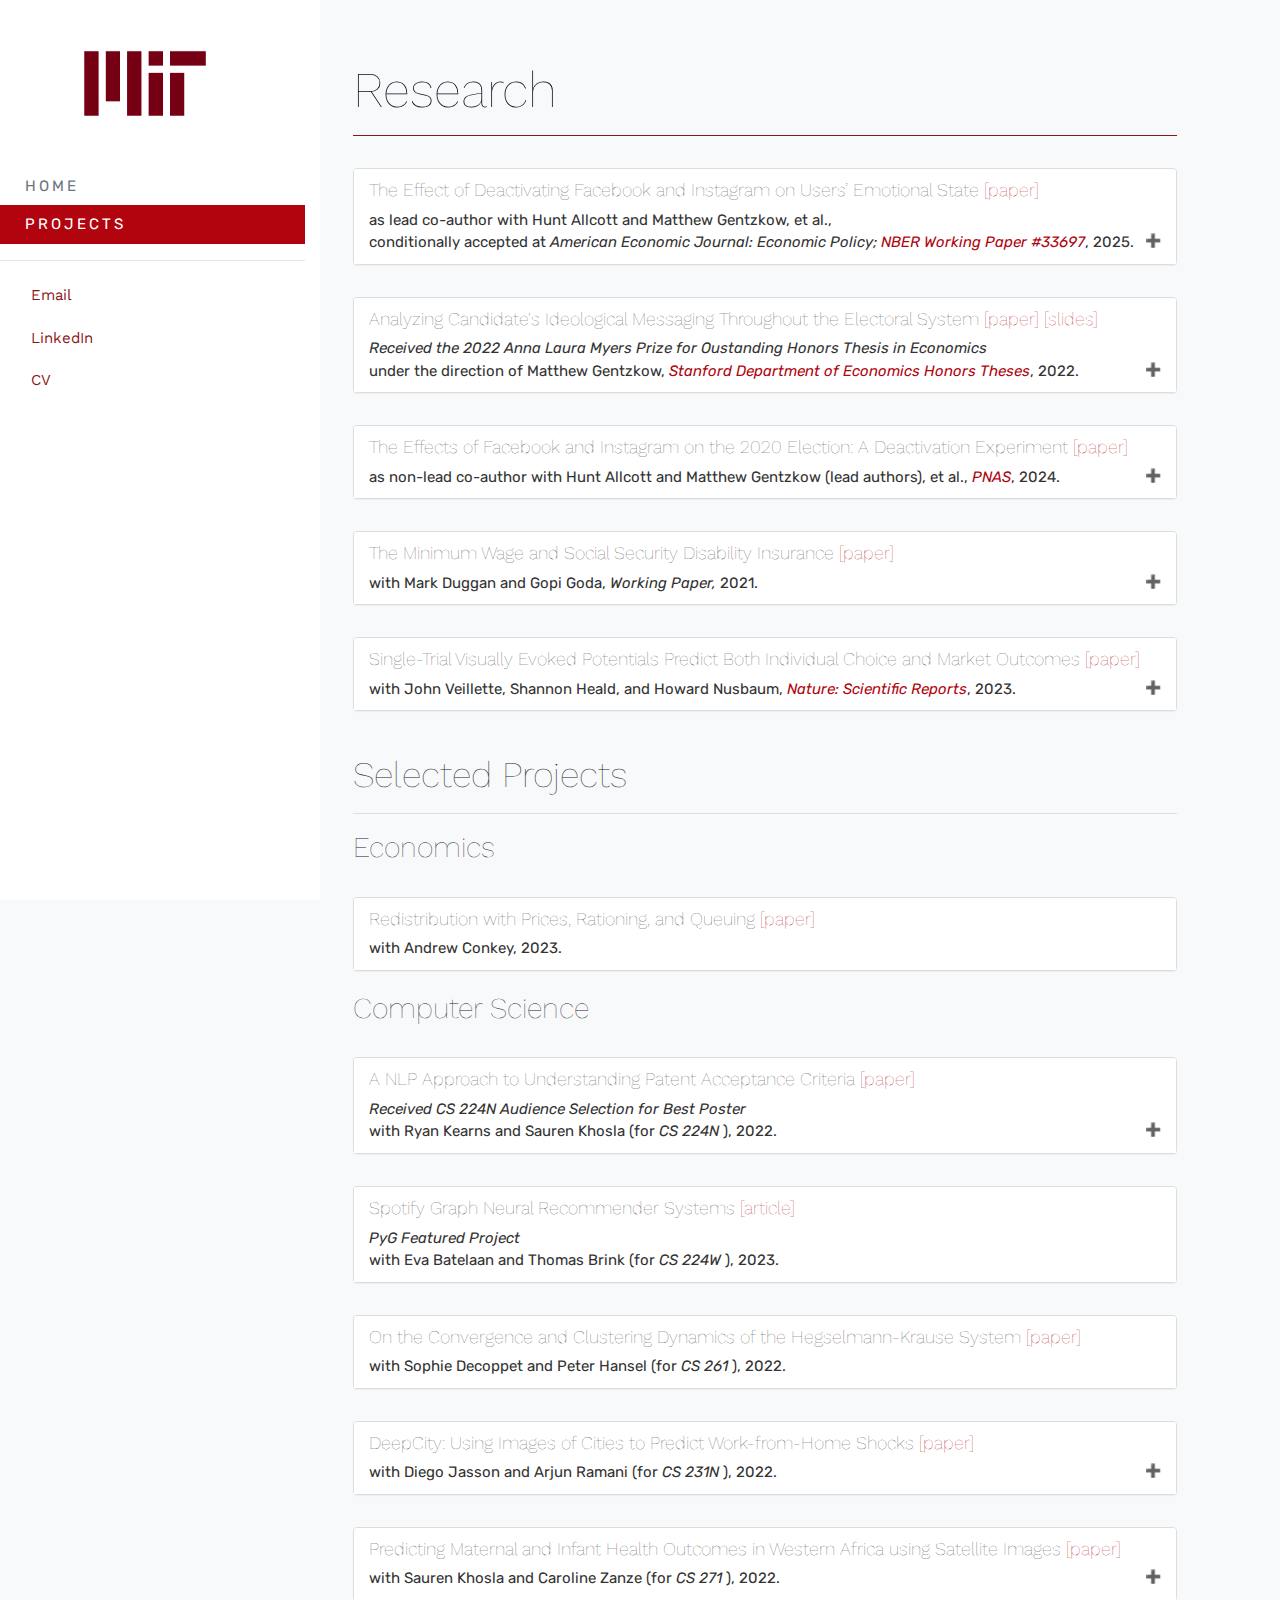
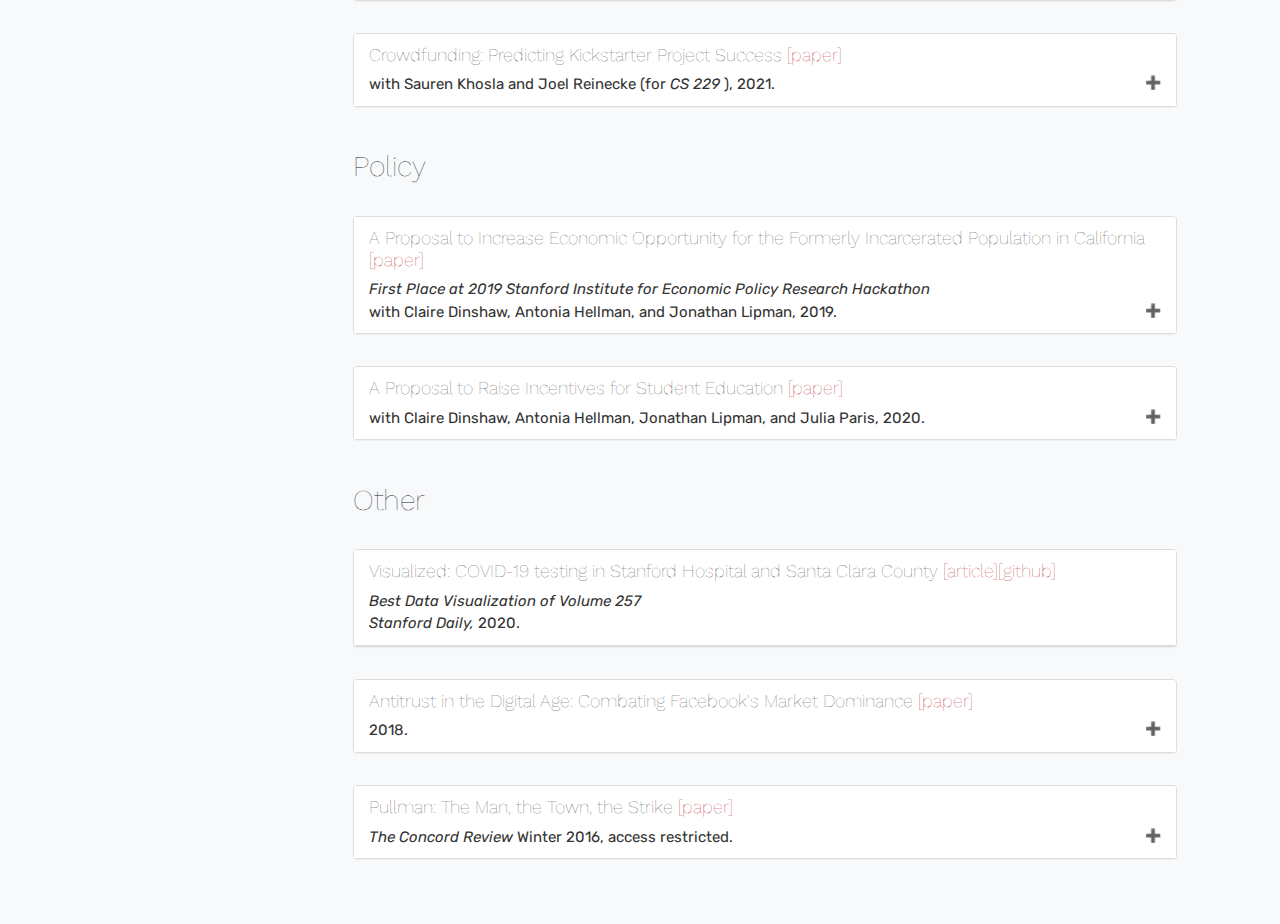
<file: projects.html>
<!DOCTYPE html>
<html>

<head>
  <!-- Global site tag (gtag.js) - Google Analytics -->
  <script async src="https://www.googletagmanager.com/gtag/js?id=UA-171593765-1"></script>
  <script>
    window.dataLayer = window.dataLayer || [];
    function gtag(){dataLayer.push(arguments);}
    gtag('js', new Date());

    gtag('config', 'UA-171593765-1');
  </script>


  <meta charset="utf-8">
  <meta http-equiv="X-UA-Compatible" content="IE=edge">
  <title>Benjamin Wittenbrink - Projects</title>
  <meta name="description" content="Benjamin Wittenbrink Personal Website">
  <meta name="keywords" content="Benjamin Witttenbrink, Wittenbrink, Stanford, Economics, Website">
  <meta name="author" content="Benjamin Wittenbrink">
  <meta name="description" content="">
  <meta name="viewport" content="width=device-width, initial-scale=1">
  <meta name="robots" content="all,follow">


  <!-- Bootstrap CSS-->
  <link rel="stylesheet" href="assets/css/bootstrap.min.css">
  <!-- theme stylesheet-->
  <link href="https://fonts.googleapis.com/icon?family=Material+Icons" rel="stylesheet">
  <link href="https://fonts.googleapis.com/css?family=Rubik" rel="stylesheet">
  <link href="https://fonts.googleapis.com/css?family=Work+Sans" rel = "stylesheet">
  <link rel="stylesheet" href="assets/css/defaultstyle.css" id="theme-stylesheet">
  <!-- Custom stylesheet - for your changes-->
  <link rel="stylesheet" href="assets/css/custom.css"> 

  <!-- Favicon --> 
  <link rel="shortcut icon" href="assets/images/gh_favicon.ico">
</head>

<body id='main-body'>

  <div id='wrapper' class='d-flex'>

    <!-- Sidebar --> 
    <div id="sidebar-wrapper" class="col-lg-4 col-md-4 col-sm-6">
      <div id='logo' class="text-center">
        <img src="assets/images/mit.png" class="img-thumbnail w-50">
      </div>
      <ul class="sidebar-menu list-unstyled top-sidebar-menu">
        <li class="sidebar-list-item"><a href="index.html" class="sidebar-link text-muted text-uppercase"><i class="o-home-1 mr-3 text-gray"></i><span>Home</span></a></li>
        <li class="sidebar-list-item"><a href="projects.html" class="sidebar-link text-muted active text-uppercase"><i class="o-sales-up-1 mr-3 text-gray"></i><span>Projects</span></a></li>
      </ul>
      <hr>
      <ul class = "sidebar-menu list-unstyled">
        <li class = "sidebar-list-item"><i class="mr-3"></i><a href="mailto:witten@stanford.edu" class ="btn btn-outline-primary btn-sidebar" target="_blank" role = "button">Email</a></li>
        <li class = "sidebar-list-item"><i class="mr-3"></i><a href="http://linkedin.com/in/bwittenbrink/" class ="btn btn-outline-primary btn-sidebar" target="_blank" role = "button">LinkedIn</a></li>
        <li class = "sidebar-list-item"><i class="mr-3"></i><a href="assets/docs/bw_cv.pdf" class ="btn btn-outline-primary btn-sidebar" target="_blank" role = "button">CV</a></li> 
      </ul>
    </div>



    <!-- MAIN BODY -->
    <div class="page-holder w-100 d-flex flex-wrap">
      <div class="pageheader">
        <div class="headercontent">
          <div class="section-container">

            <div class="row">
              <div class="clearfix visible-sm visible-xs"></div>
              <div class="col-sm-12 col-md-12">
                <button type="button" id="menu-toggle" class="d-md-none btn-hamburger ham-btn-target">
                  <i class="material-icons md-48 ham-btn-target">menu</i>
                </button>
                <h4 class='title'>Research</h4>


                <!-- Research -->
                <!-- <h1>Research Papers</h1>
                <hr> -->

                <!-- EMOTIONAL STATE -->
                <div class="panel panel-default">
                  <div class="panel-heading accordion research-accordion">
                    <h5>
                      The Effect of Deactivating Facebook and Instagram on Users’ Emotional State 
                      <a href="assets/docs/research/bw_emotional_state.pdf" target="_blank">[paper]</a>
                    </h5> 
                    as lead co-author with Hunt Allcott and Matthew Gentzkow, et al.,
                    <br>
                    conditionally accepted at <i>American Economic Journal: Economic Policy;</i>
                    <a href="https://www.nber.org/papers/w33697" target="_blank"><i>NBER Working Paper #33697</i></a>,
                    2025.
                  </div>
                  <div class="panel-body panel-project">
                    <div class='panel-text'>
                      We estimate the effect of social media deactivation on users’ emotional state in two large randomized experiments before the 2020 U.S. election. 
                      People who deactivated Facebook for the six weeks before the election reported a 0.060 standard deviation improvement in an index of happiness, depression, and anxiety, relative to controls who deactivated for just the first of those six weeks. 
                      People who deactivated Instagram for those six weeks reported a 0.041 standard deviation improvement relative to controls. 
                      Exploratory analysis suggests the Facebook effect is driven by people over 35, while the Instagram effect is driven by women under 25.
                    </div>
                  </div>
                </div>
                
                <!-- THESIS -->
                <div class="panel panel-default">
                  <div class="panel-heading accordion research-accordion">
                    <h5>
                      Analyzing Candidate's Ideological Messaging Throughout the Electoral System 
                      <a href="assets/docs/research/bw_id_draft.pdf" target="_blank">[paper]</a>
                      <a href="assets/docs/research/bw_id_slides.pdf" target="_blank">[slides]</a>
                    </h5> 
                    <i> Received the 2022 Anna Laura Myers Prize for Oustanding Honors Thesis in Economics </i> 
                    <br> 
                    under the direction of Matthew Gentzkow, 
                    <a href="https://purl.stanford.edu/tg119qr1168" target="_blank"><i>Stanford Department of Economics Honors Theses</i></a>,
                    2022.
                  </div>
                  <div class="panel-body panel-project">
                    <div class='panel-text'>
                      Conventional wisdom suggests that primary elections attract a loyal base of partisans, and consequently, political candidates must take more extreme positions to secure the nomination before moderating for the general electorate. 
                      Yet, the academic literature contains little empirical evidence on candidate positioning over the electoral process. 
                      I address this gap by using congressional candidates' tweets to quantify ideological rhetoric during the 2020 election using three different approaches. 
                      First, I adopt a data-driven approach to select the most partisan bigrams and specify a multinomial model of speech; 
                      second, I use a theoretically-derived dictionary to measure the frequency of moral values associated with political convictions; 
                      finally, I specify a natural language model using a deep learning architecture. 
                      I provide one of the first empirical analyses on the evolution of candidates' ideological messaging over the entire election cycle. 
                      I find statistically significant evidence of moderation among Republican but not Democratic candidates, with mixed support for greater movement in competitive general elections. 
                      I conclude that Republicans likely face stronger incentives than Democrats to employ extreme rhetoric in primaries and thus to moderate in general elections.
                    </div>
                  </div>
                </div>

                <!-- DEACTIVATION -->
                <div class="panel panel-default">
                  <div class="panel-heading accordion research-accordion">
                    <h5>
                      The Effects of Facebook and Instagram on the 2020 Election: A Deactivation Experiment
                      <a href="https://www.pnas.org/doi/epdf/10.1073/pnas.2321584121" target="_blank"> [paper]</a> 
                    </h5> 
                    as non-lead co-author with Hunt Allcott and Matthew Gentzkow (lead authors), et al.,
                    <a href="https://www.pnas.org/doi/10.1073/pnas.2321584121" target="_blank"><i>PNAS</i></a>, 
                    2024. 
                  </div>
                  <div class="panel-body panel-project"> 
                    <div class="panel-text">
                      We study the effect of Facebook and Instagram access on political beliefs, attitudes, and behavior by randomizing a subset of 19,857 Facebook users and 15,585 Instagram users to deactivate their accounts for 6 weeks before the 2020 U.S. election. 
                      We report four key findings. 
                      First, both Facebook and Instagram deactivation reduced an index of political participation (driven mainly by reduced participation online). 
                      Second, Facebook deactivation had no significant effect on an index of knowledge, but secondary analyses suggest that it reduced knowledge of general news while possibly also decreasing belief in misinformation circulating online. 
                      Third, Facebook deactivation may have reduced self-reported net votes for Trump, though this effect does not meet our preregistered significance threshold. 
                      Finally, the effects of both Facebook and Instagram deactivation on affective and issue polarization, perceived legitimacy of the election, candidate favorability, and voter turnout were all precisely estimated and close to zero.
                    </div>
                  </div>
                </div>

                <!-- MINIMUM WAGE -->
                <div class="panel panel-default">
                  <div class="panel-heading accordion research-accordion">
                    <h5>
                      The Minimum Wage and Social Security Disability Insurance 
                      <a href="assets/docs/research/bw_mw_draft.pdf" target="_blank">[paper]</a>
                    </h5> with Mark Duggan and Gopi Goda, <i>Working Paper,</i> 2021.
                  </div>
                  <div class="panel-body panel-project">
                    <div class='panel-text'>
                      Several factors influence the decision to apply for the Social Security Disability Insurance (SSDI) and Supplemental Security Income (SSI) programs, which provided disability benefits to 13 million non-elderly individuals in the U.S. in April 2021. 
                      In this study, we examine how changes in the minimum wage affect the number of applications to both programs. 
                      Theoretically, a higher minimum wage could either increase or reduce the number applying for disability benefits. 
                      We leverage changes in the effective minimum wage across states and over time during the 2000-2015 period to estimate this causal effect. 
                      We find that the effect of the minimum wage is positive and statistically significant in our main specification: 
                      a one dollar increase in the minimum wage increases the total application rate for SSI and SSDI combined by 0.04 percentage points, an increase of 2 percent. 
                      Our estimates suggest that application rates to both programs would increase by approximately 10 percent if the federal minimum wage were increased to $15, with the largest increases expected in states that currently have the lowest minimum wages.
                    </div>
                  </div>
                </div>

                <!-- NEUROFORECASTING -->
                <div class="panel panel-default">
                  <div class="panel-heading accordion research-accordion">
                    <h5>
                      Single-Trial Visually Evoked Potentials Predict Both Individual Choice and Market Outcomes 
                      <a href="assets/docs/research/bw_eeg.pdf" target="_blank">[paper]</a>
                    </h5> 
                      with John Veillette, Shannon Heald, and Howard Nusbaum, 
                      <a href="https://www.nature.com/articles/s41598-023-41613-4" target="_blank"><i>Nature: Scientific Reports</i></a>,
                      2023.  
                  </div>
                  <div class="panel-body panel-project">
                    <div class='panel-text'>
                      A central assumption in the behavioral sciences is that choice behavior generalizes enough across individuals that measurements from a sampled group can predict the behavior of the population. Following from this assumption, the unit of behavioral sampling or measurement for most neuroimaging studies is the individual; however, cognitive neuroscience is increasingly acknowledging a dissociation between neural activity that predicts individual behavior and that which predicts the average or aggregate behavior of the population suggesting a greater importance of individual differences than is typically acknowledged. For instance, past work has demonstrated that some, but not all, of the neural activity observed during value-based decision-making is able to predict not just individual subjects’ choices but also the success of products on large, online marketplaces – even when those two behavioral outcomes deviate from one another – suggesting that some neural component processes of decision-making generalize to aggregate market responses more readily across individuals than others do. While the bulk of such research has highlighted affect-related neural responses (i.e. in the nucleus accumbens) as a better predictor of group-level behavior than frontal cortical activity associated with the integration of more idiosyncratic choice components, more recent evidence has implicated responses in visual cortical regions as strong predictors of group preference. Taken together, these findings suggest a role of neural responses during early perception in reinforcing choice consistency across individuals and raise fundamental scientific questions about the role sensory systems in value-based decision-making processes. We use a multivariate pattern analysis approach to show that single-trial visually evoked electroencephalographic (EEG) activity can predict individual choice throughout the post-stimulus epoch; however, a nominally sparser set of activity predicts the aggregate behavior of the population. These findings support an account in which a subset of the neural activity underlying individual choice processes can scale to predict behavioral consistency across people, even when the choice behavior of the sample does not match the aggregate behavior of the population. 
                    </div>
                  </div>
                </div>
                <br>

                <!-- Course Projects -->
                <h1>Selected Projects</h1>
                <hr>

                  <h2>Economics </h2>

                  <!-- REDISTRIBUTION -->
                  <div class="panel panel-default">
                    <div class="panel-heading accordion">
                      <h5> 
                        Redistribution with Prices, Rationing, and Queuing 
                        <a href="assets/docs/projects/econ/bw_redistribution.pdf" target="_blank">[paper]</a>
                      </h5> 
                      with Andrew Conkey, 2023. 
                    </div>
                  </div>

                  <!-- COMPUTER SCIENCE -->
                  <h2>Computer Science</h2>

                  <!-- PATENTS -->
                  <div class="panel panel-default">
                    <div class="panel-heading accordion research-accordion">
                      <h5> 
                        A NLP Approach to Understanding Patent Acceptance Criteria 
                        <a href="assets/docs/projects/cs/bw_patents.pdf" target="_blank">[paper]</a>
                      </h5> 
                      <i> Received CS 224N Audience Selection for Best Poster</i>
                      <br> 
                      with Ryan Kearns and Sauren Khosla (for <i> CS 224N </i>), 2022. 
                    </div>
                    <div class="panel-body panel-project">
                      <div class="panel-text">
                        Patent applications and acceptances are a useful domain for assessing the state of innovation across various fields, including biomedical sciences, artificial intelligence, software services, and more. The number of patents filed per year has nearly doubled since 2000 with over 650,000 patent filed in the 2020 fiscal year. Until now, no large-scale corpus of patent filings exists for ML and NLP practitioners to leverage. The Harvard USPTO Patent Dataset (HUPD), consisting of over 4.5 million English-language utility patent applications filed between 2004 and 2018 is the first example of such a corpus. Unlike other, smaller but similar corpora, this dataset contains the inventor-submitted versions of patent applications as opposed to the final versions of granted patents, allowing for the usage of NLP techniques at the time of filing. Taking advantage of this rich data, we vary the metadata inputs to a number of NLP models to conduct an ablation study on the binary classification of filed patents (i.e. acceptance or rejection). Our best metadata-augmented model achieves 63.32% binary classification accuracy, outperforming the best language models from the HUPD paper as well as our baseline models. Yet, for some text fields our best model still cannot outperform bag-of-words models, likely due to specific qualitative linguistic features of these fields.
                      </div>
                    </div>
                  </div>

                  <!-- SPOTIFY -->
                  <div class="panel panel-default">
                    <div class="panel-heading accordion">
                      <h5> 
                        Spotify Graph Neural Recommender Systems 
                        <a href="https://medium.com/stanford-cs224w/spotify-track-neural-recommender-system-51d266e31e16" target="_blank">[article]</a>
                      </h5> 
                      <i>PyG Featured Project</i>
                      <br>
                      with Eva Batelaan and Thomas Brink (for <i> CS 224W </i>), 2023. 
                    </div>
                  </div>

                  
                  <!-- HK SYSTEM -->
                  <div class="panel panel-default">
                    <div class="panel-heading accordion">
                      <h5> 
                        On the Convergence and Clustering Dynamics of the Hegselmann-Krause System
                        <a href="assets/docs/projects/cs/bw_hk.pdf" target="_blank">[paper]</a>
                      </h5> 
                      with Sophie Decoppet and Peter Hansel (for <i> CS 261 </i>), 2022. 
                    </div>
                  </div>

                  <!-- DEEPCITY -->
                  <div class="panel panel-default">
                    <div class="panel-heading accordion research-accordion">
                      <h5> 
                        DeepCity: Using Images of Cities to Predict Work-from-Home Shocks 
                        <a href="assets/docs/projects/cs/bw_deepcity.pdf" target="_blank">[paper]</a>
                      </h5> 
                      with Diego Jasson and Arjun Ramani (for <i> CS 231N </i>), 2022. 
                    </div>
                    <div class="panel-body panel-project">
                      <div class="panel-text">
                        COVID-19 reshaped American housing markets by causing workers with the ability to work-from-home to leave city centers for the suburbs. Economists typically study the drivers of such changes using tabular economic data, like population density. But this misses out on much of urban life that has not been tabulated, such as the presence of skyscrapers or upscale amenities. We propose this context can be visually learned. Using a dataset of over 60,000 images of American cities from Google Street View, we predict post-Covid housing market performance using a variety of neural methods and show three main results. First, a pre-trained vision transformer fine-tuned on our data, is able to predict an ordinal post-Covid housing performance with 32% accuracy, which is substantially better than other vision models (for context, randomly picking labels achieves 5% accuracy). Second, saliency maps suggest that our models captures key urban features like skylines, the distance to large buildings, and sidewalk corners. Third, an ensemble model that combines the scores from our vision transformer with tabular economic data outperforms either approach individually, achieving an accuracy of 51%. Our results suggest urban imagery contain unique information relevant to how the pandemic affected housing markets.
                      </div>
                    </div>
                  </div>

                  <!-- HEALTH -->
                  <div class="panel panel-default">
                    <div class="panel-heading accordion research-accordion">
                      <h5> 
                        Predicting Maternal and Infant Health Outcomes in Western Africa using Satellite Images 
                        <a href="assets/docs/projects/cs/bw_health.pdf" target="_blank">[paper]</a>
                      </h5> with Sauren Khosla and Caroline Zanze (for <i> CS 271 </i>), 2022. 
                    </div>
                    <div class="panel-body panel-project">
                      <div class="panel-text">
                        Accurately predicting which areas require additional attention and assistance in the medical world is a critical task for augmenting global health outcomes.  
                        Doing so with limited data is of particular interest, as the least supported areas are least likely to have infrastructure in place to facilitate the acquisition of additional healthcare resources.
                        In this paper, we use satellite images from NASA's Landsat database to predict malnourishment (operationalized by mean BMI) and child mortality rates. 
                        We assess the performance of a variety of computer vision models, task-agnostic MOSAIKS feature vectors, and metadata-enhanced fusion models on ordinal discretizations of our outcome variables. 
                        Our best model, a fine-tuned Vision Transformer pre-trained on ImageNet, achieves a balanced accuracy of 66.7%, doubling random chance, on a CDC-derived ordinal encoding of Body Mass Index (BMI), 
                        and an accuracy of 50.3%, a 51% improvement over the random baseline, on an ordinal encoding of child mortality rates. 
                        We provide suggestive evidence that the model attends to sociologically relevant aspects of the images, such as road networks and city/village layouts. 
                        Future work should entail further enhancements of the most promising Vision Transformer model, further qualitative analysis and visualization of the model's predictions, and extensions to other measures capturing a region's health outcomes. 
                      </div>
                    </div>
                  </div>

                  <!-- CROWDFUNDING -->
                  <div class="panel panel-default">
                    <div class="panel-heading accordion research-accordion">
                      <h5> 
                        Crowdfunding: Predicting Kickstarter Project Success 
                        <a href="assets/docs/projects/cs/bw_crowdfunding.pdf" target="_blank">[paper]</a>
                      </h5>
                      with Sauren Khosla and Joel Reinecke (for <i> CS 229 </i>), 2021. 
                    </div>
                    <div class="panel-body panel-project">
                      <div class="panel-text">
                        Using over 220,000 project proposals scraped from Kickstarter, we predict whether a Kickstarter project proposal will succeed or fail in achieving its fundraising goal using only information from project launch. We evaluate the performance of various machine learning models for these predictions based on the project category, fundraising goal, and short descriptions of the proposed product. We achieve an accuracy rate of 83% with our best model.
                      </div>
                    </div>
                  </div>
                  <br>

                  <!-- POLICY -->
                  <h2>Policy</h2>

                  <div class="panel panel-default">
                    <div class="panel-heading accordion research-accordion">
                      <h5>A Proposal to Increase Economic Opportunity for the Formerly Incarcerated Population in California  
                        <a href = "assets/docs/projects/other/bw_fip_otc.pdf" target="_blank">[paper]</a>
                      </h5> <i> First Place at 2019 Stanford Institute for Economic Policy Research Hackathon </i> <br> with Claire Dinshaw, Antonia Hellman, and Jonathan Lipman, 2019. 
                    </div>
                    <div class="panel-body panel-project">
                      <div class='panel-text'>
                        California’s recidivism rate is among the highest in the nation. Over 65% of individuals released from prison return within three years; 73% of recidivists commit a new crime within a year of release. Steady employment is one of the strongest predictors that a formerly incarcerated individual will maintain a distance from crime. Employment provides both a reliable source of income and a predictable daily routine. Unfortunately, the stigma associated with having a criminal record remains a significant barrier to employment across industries. The unemployment rate among the formerly incarcerated is 27% nationally, meaning over one in four of those once in prison are unable to find employment. Improving employment prospects for those with criminal records can be done through two mechanisms — increasing in-prison job training or incentivizing employers to hire those formerly incarcerated. We see numerous drawbacks to vocational job training programs. Instead, we propose a California-based version of the federal Work Opportunity Tax Credit (WOTC) targeted to employers hiring the formerly incarcerated. The Formerly Incarcerated Persons Opportunity Tax Credit (FIP-OTC) would scale by county factors, targeting tax credits to areas where economic opportunity for the formerly incarcerated is most dire.
                      </div>
                    </div>
                  </div>

                  <div class="panel panel-default">
                    <div class="panel-heading accordion research-accordion"><h5> A Proposal to Raise Incentives for Student Education  
                      <a href = "assets/docs/projects/other/bw_rise.pdf" target="_blank">[paper]</a>
                    </h5>  with Claire Dinshaw, Antonia Hellman, Jonathan Lipman, and Julia Paris, 2020. 
                    </div>
                    <div class="panel-body panel-project">
                      <div class='panel-text'>
                        We propose Raising Incentives for Student Education (RISE). This program, administered by the Department of Education (DoE), will provide all federally unemployed individuals, aged 18-24, with a voucher to attend participating community colleges in their state for free. To participate, community colleges will apply to receive a grant to cover the expense of enrolling these students and designing COVID-19 flexible learning infrastructure. 
                        RISE serves multiple goals: it will provide unemployed youth with increased education, decrease the labor force supply glut, train individuals for industries in which they would create the greatest value post-COVID-19, and provide an injection of funding into the community college system. The current economic crisis is the result of systemic issues in our nation. That is why RISE will attempt to address the root causes of the current instability rather than simply create a stop-gap measure to stabilize the country until the end of the pandemic.
                      </div>
                    </div>
                  </div>
                  <br>
                  <!-- MISC STUFF -->
                  <h2>Other</h2>

                  <div class="panel panel-default">
                    <div class="panel-heading"><h5> Visualized: COVID-19 testing in Stanford Hospital and Santa Clara County  <a href = "https://www.stanforddaily.com/2020/05/27/visualized-covid-19-testing-in-stanford-hospital-and-santa-clara-county/" target="_blank">[article]</a><a href = "https://github.com/TheStanfordDaily/StanfordDaily-DataViz/blob/master/projects/2020-05-27-covid-testing/" target="_blank">[github]</a></h5> <i> Best Data Visualization of Volume 257 </i> <br> <i> Stanford Daily, </i> 2020. 
                    </div>
                  </div>
                  <div class="panel panel-default">
                    <div class="panel-heading accordion research-accordion"><h5> Antitrust in the Digital Age: Combating Facebook's Market Dominance  <a href = "assets/docs/projects/other/bw_antitrust.pdf" target="_blank">[paper]</a></h5>  2018. 
                    </div>
                    <div class="panel-body panel-project">
                      <div class='panel-text'>
                        The United States is once again facing the “Curse of Bigness." American industry has become increasingly consolidated, allowing private power to grow unfettered. With the acquisitions of Instagram and WhatsApp and the cloning of Snapchat’s distinctive features, Facebook has positioned itself as the monopolist of the social networking and digital advertising industries. This monopoly status grants Facebook tremendous power over the American people with no mechanism for accountability. Although Facebook does not set exploitative prices as the traditional monopolist does, its tepid commitment to the protection of user data privacy and its role in endangering the sanctity of American democracy has induced significant non-pecuniary negative externalities on the American people. Furthermore, its market dominance has suffocated innovation, leading to the establishments of kill zones for aspiring startups. Legislation seems ill-suited to redress the repercussions of Facebook’s monopoly status. Instead, the United States government must return to its great tradition of decentralized power and embrace robust antitrust enforcement. 
                      </div>
                    </div>
                  </div>
                  <div class="panel panel-default">
                    <div class="panel-heading accordion research-accordion"><h5> Pullman: The Man, the Town, the Strike <a href="https://www.amazon.com/Concord-Review-V27-No-Winter/dp/1540730042" target="_blank">[paper]</a></h5> <i> The Concord Review </i> Winter 2016, access restricted. 
                    </div>
                    <div class="panel-body panel-project">
                      <div class='panel-text'>
                        What is the role of the U.S. government in labor strikes? Should the federal government protect workers’ rights and allow —and perhaps even promote—unionization, as was advocated for by labor activists and progressives? Or, as industrialists and the American elite of the 19th century had hoped, should the government support corporate interests in quashing labor strife? Or, alternatively as free-market conservatives and capitalists would wish, should the government remain wholly neutral in disputes, intervening only when absolutely necessary? Is the latter even possible? American public policy prior to 1894 and George M. Pullman would certainly dictate that the government support corporate and commercial interests. Yet, the American Railway Union (ARU), formed in 1893 and championed by Eugene V. Debs vowed to push for labor reform. One of the first paternalistic company towns in the United States—Pullman, Illinois—was founded in 1881 and constructed by George Pullman to house the employees of his railroad car company, the Pullman Palace Car Company (PPCC). The Panic of 1893 resulted in a decreased demand for railroad cars and continental travel, and so Pullman cut worker wages, choosing to pay his shareholders instead. In response, the ARU initiated the Pullman Strike of 1894. Originally limited to the city of Pull- man, the strike capitalized on the widespread dissatisfaction that laborers felt toward their employers, spreading throughout the country. Although an immediate failure for the workers residing in Pullman, the strike ultimately advanced the position of labor in the United States. The strike led to the demise of “government by injunction,” thereby restricting federal intervention in dismantling labor strikes and disputes, and brought forth widespread labor reform, including the establishment and the strengthening of labor unions.
                      </div>
                    </div>
                  </div>
                </div>
              </div>
            </div>
          </div>
        </div>
      </div>
    </div>
  </div>
  <!-- Bootstrap core JavaScript -->
  <script src="assets/js/jquery/jquery.min.js"></script>
  <!-- Custom JavaScript (from Cody)-->
  <script src="assets/js/custom.js"></script>
</body>
</html>
</file>
<file: assets/css/defaultstyle.css>
.shadow{
	-webkit-box-shadow:0 0.125rem 0.8rem rgba(0,0,0,0.1) !important;
	box-shadow:0 0.125rem 0.8rem rgba(0,0,0,0.1) !important
}

.text-uppercase{
	letter-spacing:0.2em
}

.text-lg{
	font-size:1.4rem !important
}
.text-base{
	font-size:.9rem !important
}
.text-sm{
	font-size:.7875rem !important
}
.roundy{
	border-radius:50px
}
.border{
	border:1px solid #eee
}
.rounded{
	border-radius:0.5rem !important
}
.push{
	margin-left:6rem
}
.headings-font-family{
	font-family:"Poppins",sans-serif !important
}
.text-gray{
		color:#adb5bd
}
.dot{
	max-width:10px;min-width:10px;
	max-height:10px;min-height:10px;
	border-radius:50%
}

.dot-sm{
	max-width:0.5rem;
	min-width:0.5rem;
	max-height:0.5rem;
	min-height:0.5rem;
	border-radius:50%
}

a{
	-webkit-transition:all 0.3s;
	transition:all 0.3s
}

.page-holder{
	overflow-x:hidden;
	min-height:calc(100vh - 72px)
}

.icon{
	min-width:2.2rem;
	max-width:2.2rem;
	min-height:2.2rem;
	max-height:2.2rem;
	border-radius:50%;
	display:-webkit-box;
	display:-ms-flexbox;
	display:flex;
	-webkit-box-align:center;
	-ms-flex-align:center;
	align-items:center;
	-webkit-box-pack:center;
	-ms-flex-pack:center;
	justify-content:center
}

.icon-lg{
	min-width:3rem;
	max-width:3rem;
	min-height:3rem;
	max-height:3rem
}

.icon-sm{
	min-width:1.7rem;
	max-width:1.7rem;
	min-height:1.7rem;
	max-height:1.7rem;
	font-size:0.7rem
}

button{
	cursor:pointer;
	outline:none !important
}
.smaller{
	font-size:0.7rem
}
.no-anchor-style{
	color:inherit !important;
	text-decoration:none !important
}

.line{
	height:1px;
	border-bottom:1px dashed #eee;
	margin:2rem 0
}
.btn:not([class*='outline']){
	color:#fff
}
.btn:not([class*='outline']):hover,.btn:not([class*='outline']):focus{
	color:#fff !important
}
.border-thick{border-width:4px !important}.no-shadow{-webkit-box-shadow:none !important;box-shadow:none !important}.input-group-text{border-radius:2rem}.bg-hover-gradient-primary{position:relative;overflow:hidden;z-index:2}.bg-hover-gradient-primary:hover{color:#fff !important}.bg-hover-gradient-primary:hover [class*='text-']:not(.exclode){color:#fff !important}.bg-hover-gradient-primary:hover::before{opacity:1}.bg-hover-gradient-primary::before{content:'';width:100%;height:100%;position:absolute;top:0;left:0;display:block;background:-webkit-gradient(linear, right top, left top, from(#4680ff), to(#0046df)) !important;background:linear-gradient(to left, #4680ff, #0046df) !important;opacity:0;-webkit-transition:all 0.3s;transition:all 0.3s;z-index:-1}.bg-hover-primary{-webkit-transition:all 0.3s;transition:all 0.3s}.bg-hover-primary:hover{background:#4680ff !important;color:#fff !important}.bg-hover-primary:hover [class*='text-']:not(.exclode){color:#fff !important}.gradient-primary{background:-webkit-gradient(linear, right top, left top, from(#4680ff), to(#0046df)) !important;background:linear-gradient(to left, #4680ff, #0046df) !important}.bg-hover-gradient-secondary{position:relative;overflow:hidden;z-index:2}.bg-hover-gradient-secondary:hover{color:#fff !important}.bg-hover-gradient-secondary:hover [class*='text-']:not(.exclode){color:#fff !important}.bg-hover-gradient-secondary:hover::before{opacity:1}.bg-hover-gradient-secondary::before{content:'';width:100%;height:100%;position:absolute;top:0;left:0;display:block;background:-webkit-gradient(linear, right top, left top, from(#6c757d), to(#3d4246)) !important;background:linear-gradient(to left, #6c757d, #3d4246) !important;opacity:0;-webkit-transition:all 0.3s;transition:all 0.3s;z-index:-1}.bg-hover-secondary{-webkit-transition:all 0.3s;transition:all 0.3s}.bg-hover-secondary:hover{background:#6c757d !important;color:#fff !important}.bg-hover-secondary:hover [class*='text-']:not(.exclode){color:#fff !important}.gradient-secondary{background:-webkit-gradient(linear, right top, left top, from(#6c757d), to(#3d4246)) !important;background:linear-gradient(to left, #6c757d, #3d4246) !important}.bg-hover-gradient-success{position:relative;overflow:hidden;z-index:2}.bg-hover-gradient-success:hover{color:#fff !important}.bg-hover-gradient-success:hover [class*='text-']:not(.exclode){color:#fff !important}.bg-hover-gradient-success:hover::before{opacity:1}.bg-hover-gradient-success::before{content:'';width:100%;height:100%;position:absolute;top:0;left:0;display:block;background:-webkit-gradient(linear, right top, left top, from(#28a745), to(#145523)) !important;background:linear-gradient(to left, #28a745, #145523) !important;opacity:0;-webkit-transition:all 0.3s;transition:all 0.3s;z-index:-1}.bg-hover-success{-webkit-transition:all 0.3s;transition:all 0.3s}.bg-hover-success:hover{background:#28a745 !important;color:#fff !important}.bg-hover-success:hover [class*='text-']:not(.exclode){color:#fff !important}.gradient-success{background:-webkit-gradient(linear, right top, left top, from(#28a745), to(#145523)) !important;background:linear-gradient(to left, #28a745, #145523) !important}.bg-hover-gradient-info{position:relative;overflow:hidden;z-index:2}.bg-hover-gradient-info:hover{color:#fff !important}.bg-hover-gradient-info:hover [class*='text-']:not(.exclode){color:#fff !important}.bg-hover-gradient-info:hover::before{opacity:1}.bg-hover-gradient-info::before{content:'';width:100%;height:100%;position:absolute;top:0;left:0;display:block;background:-webkit-gradient(linear, right top, left top, from(#17a2b8), to(#0c525d)) !important;background:linear-gradient(to left, #17a2b8, #0c525d) !important;opacity:0;-webkit-transition:all 0.3s;transition:all 0.3s;z-index:-1}.bg-hover-info{-webkit-transition:all 0.3s;transition:all 0.3s}.bg-hover-info:hover{background:#17a2b8 !important;color:#fff !important}.bg-hover-info:hover [class*='text-']:not(.exclode){color:#fff !important}.gradient-info{background:-webkit-gradient(linear, right top, left top, from(#17a2b8), to(#0c525d)) !important;background:linear-gradient(to left, #17a2b8, #0c525d) !important}.bg-hover-gradient-warning{position:relative;overflow:hidden;z-index:2}.bg-hover-gradient-warning:hover{color:#fff !important}.bg-hover-gradient-warning:hover [class*='text-']:not(.exclode){color:#fff !important}.bg-hover-gradient-warning:hover::before{opacity:1}.bg-hover-gradient-warning::before{content:'';width:100%;height:100%;position:absolute;top:0;left:0;display:block;background:-webkit-gradient(linear, right top, left top, from(#ffc107), to(#a07800)) !important;background:linear-gradient(to left, #ffc107, #a07800) !important;opacity:0;-webkit-transition:all 0.3s;transition:all 0.3s;z-index:-1}.bg-hover-warning{-webkit-transition:all 0.3s;transition:all 0.3s}.bg-hover-warning:hover{background:#ffc107 !important;color:#fff !important}.bg-hover-warning:hover [class*='text-']:not(.exclode){color:#fff !important}.gradient-warning{background:-webkit-gradient(linear, right top, left top, from(#ffc107), to(#a07800)) !important;background:linear-gradient(to left, #ffc107, #a07800) !important}.bg-hover-gradient-danger{position:relative;overflow:hidden;z-index:2}.bg-hover-gradient-danger:hover{color:#fff !important}.bg-hover-gradient-danger:hover [class*='text-']:not(.exclode){color:#fff !important}.bg-hover-gradient-danger:hover::before{opacity:1}.bg-hover-gradient-danger::before{content:'';width:100%;height:100%;position:absolute;top:0;left:0;display:block;background:-webkit-gradient(linear, right top, left top, from(#dc3545), to(#921925)) !important;background:linear-gradient(to left, #dc3545, #921925) !important;opacity:0;-webkit-transition:all 0.3s;transition:all 0.3s;z-index:-1}.bg-hover-danger{-webkit-transition:all 0.3s;transition:all 0.3s}.bg-hover-danger:hover{background:#dc3545 !important;color:#fff !important}.bg-hover-danger:hover [class*='text-']:not(.exclode){color:#fff !important}.gradient-danger{background:-webkit-gradient(linear, right top, left top, from(#dc3545), to(#921925)) !important;background:linear-gradient(to left, #dc3545, #921925) !important}.bg-hover-gradient-light{position:relative;overflow:hidden;z-index:2}.bg-hover-gradient-light:hover{color:#fff !important}.bg-hover-gradient-light:hover [class*='text-']:not(.exclode){color:#fff !important}.bg-hover-gradient-light:hover::before{opacity:1}.bg-hover-gradient-light::before{content:'';width:100%;height:100%;position:absolute;top:0;left:0;display:block;background:-webkit-gradient(linear, right top, left top, from(#f8f9fa), to(#bdc6d0)) !important;background:linear-gradient(to left, #f8f9fa, #bdc6d0) !important;opacity:0;-webkit-transition:all 0.3s;transition:all 0.3s;z-index:-1}.bg-hover-light{-webkit-transition:all 0.3s;transition:all 0.3s}.bg-hover-light:hover{background:#f8f9fa !important;color:#fff !important}.bg-hover-light:hover [class*='text-']:not(.exclode){color:#fff !important}.gradient-light{background:-webkit-gradient(linear, right top, left top, from(#f8f9fa), to(#bdc6d0)) !important;background:linear-gradient(to left, #f8f9fa, #bdc6d0) !important}.bg-hover-gradient-violet{position:relative;overflow:hidden;z-index:2}.bg-hover-gradient-violet:hover{color:#fff !important}.bg-hover-gradient-violet:hover [class*='text-']:not(.exclode){color:#fff !important}.bg-hover-gradient-violet:hover::before{opacity:1}.bg-hover-gradient-violet::before{content:'';width:100%;height:100%;position:absolute;top:0;left:0;display:block;background:-webkit-gradient(linear, right top, left top, from(#DF99CA), to(#c74ba2)) !important;background:linear-gradient(to left, #DF99CA, #c74ba2) !important;opacity:0;-webkit-transition:all 0.3s;transition:all 0.3s;z-index:-1}.bg-hover-violet{-webkit-transition:all 0.3s;transition:all 0.3s}.bg-hover-violet:hover{background:#DF99CA !important;color:#fff !important}.bg-hover-violet:hover [class*='text-']:not(.exclode){color:#fff !important}.gradient-violet{background:-webkit-gradient(linear, right top, left top, from(#DF99CA), to(#c74ba2)) !important;background:linear-gradient(to left, #DF99CA, #c74ba2) !important}.bg-hover-gradient-blue{position:relative;overflow:hidden;z-index:2}.bg-hover-gradient-blue:hover{color:#fff !important}.bg-hover-gradient-blue:hover [class*='text-']:not(.exclode){color:#fff !important}.bg-hover-gradient-blue:hover::before{opacity:1}.bg-hover-gradient-blue::before{content:'';width:100%;height:100%;position:absolute;top:0;left:0;display:block;background:-webkit-gradient(linear, right top, left top, from(#4C84FF), to(#0048e5)) !important;background:linear-gradient(to left, #4C84FF, #0048e5) !important;opacity:0;-webkit-transition:all 0.3s;transition:all 0.3s;z-index:-1}.bg-hover-blue{-webkit-transition:all 0.3s;transition:all 0.3s}.bg-hover-blue:hover{background:#4C84FF !important;color:#fff !important}.bg-hover-blue:hover [class*='text-']:not(.exclode){color:#fff !important}.gradient-blue{background:-webkit-gradient(linear, right top, left top, from(#4C84FF), to(#0048e5)) !important;background:linear-gradient(to left, #4C84FF, #0048e5) !important}.bg-hover-gradient-green{position:relative;overflow:hidden;z-index:2}.bg-hover-gradient-green:hover{color:#fff !important}.bg-hover-gradient-green:hover [class*='text-']:not(.exclode){color:#fff !important}.bg-hover-gradient-green:hover::before{opacity:1}.bg-hover-gradient-green::before{content:'';width:100%;height:100%;position:absolute;top:0;left:0;display:block;background:-webkit-gradient(linear, right top, left top, from(#7CF29C), to(#1fe956)) !important;background:linear-gradient(to left, #7CF29C, #1fe956) !important;opacity:0;-webkit-transition:all 0.3s;transition:all 0.3s;z-index:-1}.bg-hover-green{-webkit-transition:all 0.3s;transition:all 0.3s}.bg-hover-green:hover{background:#7CF29C !important;color:#fff !important}.bg-hover-green:hover [class*='text-']:not(.exclode){color:#fff !important}.gradient-green{background:-webkit-gradient(linear, right top, left top, from(#7CF29C), to(#1fe956)) !important;background:linear-gradient(to left, #7CF29C, #1fe956) !important}.bg-hover-gradient-red{position:relative;overflow:hidden;z-index:2}.bg-hover-gradient-red:hover{color:#fff !important}.bg-hover-gradient-red:hover [class*='text-']:not(.exclode){color:#fff !important}.bg-hover-gradient-red:hover::before{opacity:1}.bg-hover-gradient-red::before{content:'';width:100%;height:100%;position:absolute;top:0;left:0;display:block;background:-webkit-gradient(linear, right top, left top, from(#F0404C), to(#bb0f1a)) !important;background:linear-gradient(to left, #F0404C, #bb0f1a) !important;opacity:0;-webkit-transition:all 0.3s;transition:all 0.3s;z-index:-1}.bg-hover-red{-webkit-transition:all 0.3s;transition:all 0.3s}.bg-hover-red:hover{background:#F0404C !important;color:#fff !important}.bg-hover-red:hover [class*='text-']:not(.exclode){color:#fff !important}.gradient-red{background:-webkit-gradient(linear, right top, left top, from(#F0404C), to(#bb0f1a)) !important;background:linear-gradient(to left, #F0404C, #bb0f1a) !important}.bg-hover-gradient-gray-100{position:relative;overflow:hidden;z-index:2}.bg-hover-gradient-gray-100:hover{color:#fff !important}.bg-hover-gradient-gray-100:hover [class*='text-']:not(.exclode){color:#fff !important}.bg-hover-gradient-gray-100:hover::before{opacity:1}.bg-hover-gradient-gray-100::before{content:'';width:100%;height:100%;position:absolute;top:0;left:0;display:block;background:-webkit-gradient(linear, right top, left top, from(#f8f9fa), to(#bdc6d0)) !important;background:linear-gradient(to left, #f8f9fa, #bdc6d0) !important;opacity:0;-webkit-transition:all 0.3s;transition:all 0.3s;z-index:-1}.bg-hover-gray-100{-webkit-transition:all 0.3s;transition:all 0.3s}.bg-hover-gray-100:hover{background:#f8f9fa !important;color:#fff !important}.bg-hover-gray-100:hover [class*='text-']:not(.exclode){color:#fff !important}.gradient-gray-100{background:-webkit-gradient(linear, right top, left top, from(#f8f9fa), to(#bdc6d0)) !important;background:linear-gradient(to left, #f8f9fa, #bdc6d0) !important}.bg-hover-gradient-gray-200{position:relative;overflow:hidden;z-index:2}.bg-hover-gradient-gray-200:hover{color:#fff !important}.bg-hover-gradient-gray-200:hover [class*='text-']:not(.exclode){color:#fff !important}.bg-hover-gradient-gray-200:hover::before{opacity:1}.bg-hover-gradient-gray-200::before{content:'';width:100%;height:100%;position:absolute;top:0;left:0;display:block;background:-webkit-gradient(linear, right top, left top, from(#e9ecef), to(#aeb9c4)) !important;background:linear-gradient(to left, #e9ecef, #aeb9c4) !important;opacity:0;-webkit-transition:all 0.3s;transition:all 0.3s;z-index:-1}.bg-hover-gray-200{-webkit-transition:all 0.3s;transition:all 0.3s}.bg-hover-gray-200:hover{background:#e9ecef !important;color:#fff !important}.bg-hover-gray-200:hover [class*='text-']:not(.exclode){color:#fff !important}.gradient-gray-200{background:-webkit-gradient(linear, right top, left top, from(#e9ecef), to(#aeb9c4)) !important;background:linear-gradient(to left, #e9ecef, #aeb9c4) !important}.bg-hover-gradient-gray-300{position:relative;overflow:hidden;z-index:2}.bg-hover-gradient-gray-300:hover{color:#fff !important}.bg-hover-gradient-gray-300:hover [class*='text-']:not(.exclode){color:#fff !important}.bg-hover-gradient-gray-300:hover::before{opacity:1}.bg-hover-gradient-gray-300::before{content:'';width:100%;height:100%;position:absolute;top:0;left:0;display:block;background:-webkit-gradient(linear, right top, left top, from(#dee2e6), to(#a4afba)) !important;background:linear-gradient(to left, #dee2e6, #a4afba) !important;opacity:0;-webkit-transition:all 0.3s;transition:all 0.3s;z-index:-1}.bg-hover-gray-300{-webkit-transition:all 0.3s;transition:all 0.3s}.bg-hover-gray-300:hover{background:#dee2e6 !important;color:#fff !important}.bg-hover-gray-300:hover [class*='text-']:not(.exclode){color:#fff !important}.gradient-gray-300{background:-webkit-gradient(linear, right top, left top, from(#dee2e6), to(#a4afba)) !important;background:linear-gradient(to left, #dee2e6, #a4afba) !important}.bg-hover-gradient-gray-400{position:relative;overflow:hidden;z-index:2}.bg-hover-gradient-gray-400:hover{color:#fff !important}.bg-hover-gradient-gray-400:hover [class*='text-']:not(.exclode){color:#fff !important}.bg-hover-gradient-gray-400:hover::before{opacity:1}.bg-hover-gradient-gray-400::before{content:'';width:100%;height:100%;position:absolute;top:0;left:0;display:block;background:-webkit-gradient(linear, right top, left top, from(#ced4da), to(#94a1ae)) !important;background:linear-gradient(to left, #ced4da, #94a1ae) !important;opacity:0;-webkit-transition:all 0.3s;transition:all 0.3s;z-index:-1}.bg-hover-gray-400{-webkit-transition:all 0.3s;transition:all 0.3s}.bg-hover-gray-400:hover{background:#ced4da !important;color:#fff !important}.bg-hover-gray-400:hover [class*='text-']:not(.exclode){color:#fff !important}.gradient-gray-400{background:-webkit-gradient(linear, right top, left top, from(#ced4da), to(#94a1ae)) !important;background:linear-gradient(to left, #ced4da, #94a1ae) !important}.bg-hover-gradient-gray-500{position:relative;overflow:hidden;z-index:2}.bg-hover-gradient-gray-500:hover{color:#fff !important}.bg-hover-gradient-gray-500:hover [class*='text-']:not(.exclode){color:#fff !important}.bg-hover-gradient-gray-500:hover::before{opacity:1}.bg-hover-gradient-gray-500::before{content:'';width:100%;height:100%;position:absolute;top:0;left:0;display:block;background:-webkit-gradient(linear, right top, left top, from(#adb5bd), to(#748290)) !important;background:linear-gradient(to left, #adb5bd, #748290) !important;opacity:0;-webkit-transition:all 0.3s;transition:all 0.3s;z-index:-1}.bg-hover-gray-500{-webkit-transition:all 0.3s;transition:all 0.3s}.bg-hover-gray-500:hover{background:#adb5bd !important;color:#fff !important}.bg-hover-gray-500:hover [class*='text-']:not(.exclode){color:#fff !important}.gradient-gray-500{background:-webkit-gradient(linear, right top, left top, from(#adb5bd), to(#748290)) !important;background:linear-gradient(to left, #adb5bd, #748290) !important}.bg-hover-gradient-dark{position:relative;overflow:hidden;z-index:2}.bg-hover-gradient-dark:hover{color:#fff !important}.bg-hover-gradient-dark:hover [class*='text-']:not(.exclode){color:#fff !important}.bg-hover-gradient-dark:hover::before{opacity:1}.bg-hover-gradient-dark::before{content:'';width:100%;height:100%;position:absolute;top:0;left:0;display:block;background:-webkit-gradient(linear, right top, left top, from(#343a40), to(#060708)) !important;background:linear-gradient(to left, #343a40, #060708) !important;opacity:0;-webkit-transition:all 0.3s;transition:all 0.3s;z-index:-1}.bg-hover-dark{-webkit-transition:all 0.3s;transition:all 0.3s}.bg-hover-dark:hover{background:#343a40 !important;color:#fff !important}.bg-hover-dark:hover [class*='text-']:not(.exclode){color:#fff !important}.gradient-dark{background:-webkit-gradient(linear, right top, left top, from(#343a40), to(#060708)) !important;background:linear-gradient(to left, #343a40, #060708) !important}.bg-primary .checkbox-template::before{border:1px solid #ddd !important}.bg-primary .checkbox-template::after{background:#fff !important}.bg-secondary .checkbox-template::before{border:1px solid #ddd !important}.bg-secondary .checkbox-template::after{background:#fff !important}.bg-success .checkbox-template::before{border:1px solid #ddd !important}.bg-success .checkbox-template::after{background:#fff !important}.bg-info .checkbox-template::before{border:1px solid #ddd !important}.bg-info .checkbox-template::after{background:#fff !important}.bg-warning .checkbox-template::before{border:1px solid #ddd !important}.bg-warning .checkbox-template::after{background:#fff !important}.bg-danger .checkbox-template::before{border:1px solid #ddd !important}.bg-danger .checkbox-template::after{background:#fff !important}.bg-light .checkbox-template::before{border:1px solid #ddd !important}.bg-light .checkbox-template::after{background:#fff !important}.bg-violet .checkbox-template::before{border:1px solid #ddd !important}.bg-violet .checkbox-template::after{background:#fff !important}.bg-blue .checkbox-template::before{border:1px solid #ddd !important}.bg-blue .checkbox-template::after{background:#fff !important}.bg-green .checkbox-template::before{border:1px solid #ddd !important}.bg-green .checkbox-template::after{background:#fff !important}.bg-red .checkbox-template::before{border:1px solid #ddd !important}.bg-red .checkbox-template::after{background:#fff !important}.bg-gray-100 .checkbox-template::before{border:1px solid #ddd !important}.bg-gray-100 .checkbox-template::after{background:#fff !important}.bg-gray-200 .checkbox-template::before{border:1px solid #ddd !important}.bg-gray-200 .checkbox-template::after{background:#fff !important}.bg-gray-300 .checkbox-template::before{border:1px solid #ddd !important}.bg-gray-300 .checkbox-template::after{background:#fff !important}.bg-gray-400 .checkbox-template::before{border:1px solid #ddd !important}.bg-gray-400 .checkbox-template::after{background:#fff !important}.bg-gray-500 .checkbox-template::before{border:1px solid #ddd !important}.bg-gray-500 .checkbox-template::after{background:#fff !important}.bg-dark .checkbox-template::before{border:1px solid #ddd !important}.bg-dark .checkbox-template::after{background:#fff !important}.credit-card{padding-top:66%;height:0;position:relative}.credit-card .content{width:100%;height:100%;position:absolute;top:0;left:0}.navbar .dropdown-toggle::after{display:none}.navbar .dropdown-menu{left:auto;top:101%;right:0;border:none}.navbar .navbar-brand{position:absolute;top:50%;left:50%;-webkit-transform:translate(-50%, -50%);transform:translate(-50%, -50%)}@media (max-width: 991.98px){.navbar .navbar-brand{position:static;-webkit-transform:none;transform:none}}.notification-icon{width:0.5rem;height:0.5rem;border-radius:50%;background:#4680ff;position:absolute;top:0.4rem;right:0}.sidebar{width:30rem;background:#fff;-webkit-box-shadow:0 0.125rem 0.8rem rgba(0,0,0,0.1);box-shadow:0 0.125rem 0.8rem rgba(0,0,0,0.1);-webkit-transition:all 0.2s;transition:all 0.2s}.sidebar.shrink{width:6rem;text-align:center}.sidebar.shrink .sidebar-link{display:block}.sidebar.shrink .sidebar-link span{display:block;font-size:0.75rem}.sidebar.shrink .sidebar-link i{margin:0 !important}.sidebar.shrink .collapse .sidebar-link,.sidebar.shrink .collapsing .sidebar-link{-webkit-transition:none;transition:none;padding-left:0.2rem !important;padding-right:0.2rem !important}@media (max-width: 1199.98px){.sidebar{width:6rem;text-align:center;margin-left:-6rem;-webkit-transition:all 0.4s;transition:all 0.4s}.sidebar .sidebar-link{display:block}.sidebar .sidebar-link span{display:block;font-size:0.75rem}.sidebar .sidebar-link i{margin:0 !important}}.sidebar.show{margin-left:0}.sidebar-link{display:-webkit-box;display:-ms-flexbox;display:flex;-webkit-box-align:center;-ms-flex-align:center;align-items:center;-webkit-transition:background 0.3s;transition:background 0.3s;padding:0.5rem 1.5rem}.sidebar-link[data-toggle="collapse"]{position:relative}.sidebar-link[data-toggle="collapse"]::before{display:block;position:absolute;top:50%;right:1rem;color:#aaa;font-family:'Font Awesome 5 Free';content:'\f104';font-weight:900;-webkit-transform:translateY(-50%);transform:translateY(-50%)}.sidebar-link[data-toggle="collapse"][aria-expanded='true']::before{content:'\f107'}.sidebar-link:hover{text-decoration:none;background:#f5f5f5}.sidebar-link.active,.sidebar-link:focus{background:#4680ff;color:#fff !important;text-decoration:none}.sidebar-link.active::before,.sidebar-link:focus::before{color:#fff}.sidebar-link.active i,.sidebar-link:focus i{color:#fff !important}.sidebar-link i{font-size:1.5rem;-webkit-transition:all 0.3s;transition:all 0.3s}.sidebar-link span{-webkit-transition:all 0.3s;transition:all 0.3s;display:inline-block}.overflow-hidden{overflow:hidden !important}.form-control-label{font-size:.9rem;color:#6c757d}#style-switch-button{position:fixed;top:150px;right:0px;border-top-right-radius:0;border-bottom-right-radius:0;z-index:2}#style-switch{width:300px;padding:20px;position:fixed;top:200px;right:0;background:#fff;border:solid 1px #e9ecef;z-index:2000}#style-switch h4{color:#495057}.navbar{padding:.5rem 1rem}.navbar-brand{display:inline-block;padding-top:.33125rem;padding-bottom:.33125rem;margin-right:1rem;font-size:1.125rem}.navbar-toggler{padding:.25rem .75rem;font-size:1.125rem;line-height:1;border:1px solid transparent;border-radius:2rem}.navbar-light .navbar-brand{color:rgba(0,0,0,0.9)}.navbar-light .navbar-brand:hover,.navbar-light .navbar-brand:focus{color:rgba(0,0,0,0.9)}.navbar-light .navbar-nav .nav-link{color:rgba(0,0,0,0.5)}.navbar-light .navbar-nav .nav-link:hover,.navbar-light .navbar-nav .nav-link:focus{color:rgba(0,0,0,0.7)}.navbar-light .navbar-nav .nav-link.disabled{color:rgba(0,0,0,0.3)}.navbar-light .navbar-nav .show>.nav-link,.navbar-light .navbar-nav .active>.nav-link,.navbar-light .navbar-nav .nav-link.show,.navbar-light .navbar-nav .nav-link.active{color:rgba(0,0,0,0.9)}.navbar-light .navbar-toggler{color:rgba(0,0,0,0.5);border-color:rgba(0,0,0,0.1)}.navbar-light .navbar-toggler-icon{background-image:url("data:image/svg+xml;charset=utf8,%3Csvg viewBox='0 0 30 30' xmlns='http://www.w3.org/2000/svg'%3E%3Cpath stroke='rgba(0,0,0,0.5)' stroke-width='2' stroke-linecap='round' stroke-miterlimit='10' d='M4 7h22M4 15h22M4 23h22'/%3E%3C/svg%3E")}.navbar-light .navbar-text{color:rgba(0,0,0,0.5)}.navbar-dark .navbar-brand{color:#fff}.navbar-dark .navbar-brand:hover,.navbar-dark .navbar-brand:focus{color:#fff}.navbar-dark .navbar-nav .nav-link{color:rgba(255,255,255,0.5)}.navbar-dark .navbar-nav .nav-link:hover,.navbar-dark .navbar-nav .nav-link:focus{color:rgba(255,255,255,0.75)}.navbar-dark .navbar-nav .nav-link.disabled{color:rgba(255,255,255,0.25)}.navbar-dark .navbar-nav .show>.nav-link,.navbar-dark .navbar-nav .active>.nav-link,.navbar-dark .navbar-nav .nav-link.show,.navbar-dark .navbar-nav .nav-link.active{color:#fff}.navbar-dark .navbar-toggler{color:rgba(255,255,255,0.5);border-color:rgba(255,255,255,0.1)}.navbar-dark .navbar-toggler-icon{background-image:url("data:image/svg+xml;charset=utf8,%3Csvg viewBox='0 0 30 30' xmlns='http://www.w3.org/2000/svg'%3E%3Cpath stroke='rgba(255,255,255,0.5)' stroke-width='2' stroke-linecap='round' stroke-miterlimit='10' d='M4 7h22M4 15h22M4 23h22'/%3E%3C/svg%3E")}.navbar-dark .navbar-text{color:rgba(255,255,255,0.5)}.btn{font-weight:400;border:1px solid transparent;padding:.4rem 1.8rem;font-size:.9rem;line-height:1.5;border-radius:2rem;-webkit-transition:color 0.15s ease-in-out,background-color 0.15s ease-in-out,border-color 0.15s ease-in-out,-webkit-box-shadow 0.15s ease-in-out;transition:color 0.15s ease-in-out,background-color 0.15s ease-in-out,border-color 0.15s ease-in-out,-webkit-box-shadow 0.15s ease-in-out;transition:color 0.15s ease-in-out,background-color 0.15s ease-in-out,border-color 0.15s ease-in-out,box-shadow 0.15s ease-in-out;transition:color 0.15s ease-in-out,background-color 0.15s ease-in-out,border-color 0.15s ease-in-out,box-shadow 0.15s ease-in-out,-webkit-box-shadow 0.15s ease-in-out}@media screen and (prefers-reduced-motion: reduce){.btn{-webkit-transition:none;transition:none}}.btn:focus,.btn.focus{-webkit-box-shadow:0 0 0 .2rem rgba(70,128,255,0.25);box-shadow:0 0 0 .2rem rgba(70,128,255,0.25)}.btn.disabled,.btn:disabled{opacity:.65}.btn:not(:disabled):not(.disabled):active,.btn:not(:disabled):not(.disabled).active{background-image:none}.btn-link{font-weight:400;color:#4680ff}.btn-link:hover{color:#004ef9;text-decoration:underline}.btn-link:focus,.btn-link.focus{text-decoration:underline}.btn-link:disabled,.btn-link.disabled{color:#6c757d}.btn-primary{color:#fff;background-color:#4680ff;border-color:#4680ff}.btn-primary:hover{color:#fff;background-color:#2066ff;border-color:#135dff}.btn-primary:focus,.btn-primary.focus{-webkit-box-shadow:0 0 0 .2rem rgba(70,128,255,0.5);box-shadow:0 0 0 .2rem rgba(70,128,255,0.5)}.btn-primary.disabled,.btn-primary:disabled{color:#fff;background-color:#4680ff;border-color:#4680ff}.btn-primary:not(:disabled):not(.disabled):active,.btn-primary:not(:disabled):not(.disabled).active,.show>.btn-primary.dropdown-toggle{color:#fff;background-color:#135dff;border-color:#0654ff}.btn-primary:not(:disabled):not(.disabled):active:focus,.btn-primary:not(:disabled):not(.disabled).active:focus,.show>.btn-primary.dropdown-toggle:focus{-webkit-box-shadow:0 0 0 .2rem rgba(70,128,255,0.5);box-shadow:0 0 0 .2rem rgba(70,128,255,0.5)}.btn-secondary{color:#fff;background-color:#6c757d;border-color:#6c757d}.btn-secondary:hover{color:#fff;background-color:#5a6268;border-color:#545b62}.btn-secondary:focus,.btn-secondary.focus{-webkit-box-shadow:0 0 0 .2rem rgba(108,117,125,0.5);box-shadow:0 0 0 .2rem rgba(108,117,125,0.5)}.btn-secondary.disabled,.btn-secondary:disabled{color:#fff;background-color:#6c757d;border-color:#6c757d}.btn-secondary:not(:disabled):not(.disabled):active,.btn-secondary:not(:disabled):not(.disabled).active,.show>.btn-secondary.dropdown-toggle{color:#fff;background-color:#545b62;border-color:#4e555b}.btn-secondary:not(:disabled):not(.disabled):active:focus,.btn-secondary:not(:disabled):not(.disabled).active:focus,.show>.btn-secondary.dropdown-toggle:focus{-webkit-box-shadow:0 0 0 .2rem rgba(108,117,125,0.5);box-shadow:0 0 0 .2rem rgba(108,117,125,0.5)}.btn-success{color:#fff;background-color:#28a745;border-color:#28a745}.btn-success:hover{color:#fff;background-color:#218838;border-color:#1e7e34}.btn-success:focus,.btn-success.focus{-webkit-box-shadow:0 0 0 .2rem rgba(40,167,69,0.5);box-shadow:0 0 0 .2rem rgba(40,167,69,0.5)}.btn-success.disabled,.btn-success:disabled{color:#fff;background-color:#28a745;border-color:#28a745}.btn-success:not(:disabled):not(.disabled):active,.btn-success:not(:disabled):not(.disabled).active,.show>.btn-success.dropdown-toggle{color:#fff;background-color:#1e7e34;border-color:#1c7430}.btn-success:not(:disabled):not(.disabled):active:focus,.btn-success:not(:disabled):not(.disabled).active:focus,.show>.btn-success.dropdown-toggle:focus{-webkit-box-shadow:0 0 0 .2rem rgba(40,167,69,0.5);box-shadow:0 0 0 .2rem rgba(40,167,69,0.5)}.btn-info{color:#fff;background-color:#17a2b8;border-color:#17a2b8}.btn-info:hover{color:#fff;background-color:#138496;border-color:#117a8b}.btn-info:focus,.btn-info.focus{-webkit-box-shadow:0 0 0 .2rem rgba(23,162,184,0.5);box-shadow:0 0 0 .2rem rgba(23,162,184,0.5)}.btn-info.disabled,.btn-info:disabled{color:#fff;background-color:#17a2b8;border-color:#17a2b8}.btn-info:not(:disabled):not(.disabled):active,.btn-info:not(:disabled):not(.disabled).active,.show>.btn-info.dropdown-toggle{color:#fff;background-color:#117a8b;border-color:#10707f}.btn-info:not(:disabled):not(.disabled):active:focus,.btn-info:not(:disabled):not(.disabled).active:focus,.show>.btn-info.dropdown-toggle:focus{-webkit-box-shadow:0 0 0 .2rem rgba(23,162,184,0.5);box-shadow:0 0 0 .2rem rgba(23,162,184,0.5)}.btn-warning{color:#212529;background-color:#ffc107;border-color:#ffc107}.btn-warning:hover{color:#212529;background-color:#e0a800;border-color:#d39e00}.btn-warning:focus,.btn-warning.focus{-webkit-box-shadow:0 0 0 .2rem rgba(255,193,7,0.5);box-shadow:0 0 0 .2rem rgba(255,193,7,0.5)}.btn-warning.disabled,.btn-warning:disabled{color:#212529;background-color:#ffc107;border-color:#ffc107}.btn-warning:not(:disabled):not(.disabled):active,.btn-warning:not(:disabled):not(.disabled).active,.show>.btn-warning.dropdown-toggle{color:#212529;background-color:#d39e00;border-color:#c69500}.btn-warning:not(:disabled):not(.disabled):active:focus,.btn-warning:not(:disabled):not(.disabled).active:focus,.show>.btn-warning.dropdown-toggle:focus{-webkit-box-shadow:0 0 0 .2rem rgba(255,193,7,0.5);box-shadow:0 0 0 .2rem rgba(255,193,7,0.5)}.btn-danger{color:#fff;background-color:#dc3545;border-color:#dc3545}.btn-danger:hover{color:#fff;background-color:#c82333;border-color:#bd2130}.btn-danger:focus,.btn-danger.focus{-webkit-box-shadow:0 0 0 .2rem rgba(220,53,69,0.5);box-shadow:0 0 0 .2rem rgba(220,53,69,0.5)}.btn-danger.disabled,.btn-danger:disabled{color:#fff;background-color:#dc3545;border-color:#dc3545}.btn-danger:not(:disabled):not(.disabled):active,.btn-danger:not(:disabled):not(.disabled).active,.show>.btn-danger.dropdown-toggle{color:#fff;background-color:#bd2130;border-color:#b21f2d}.btn-danger:not(:disabled):not(.disabled):active:focus,.btn-danger:not(:disabled):not(.disabled).active:focus,.show>.btn-danger.dropdown-toggle:focus{-webkit-box-shadow:0 0 0 .2rem rgba(220,53,69,0.5);box-shadow:0 0 0 .2rem rgba(220,53,69,0.5)}.btn-light{color:#212529;background-color:#f8f9fa;border-color:#f8f9fa}.btn-light:hover{color:#212529;background-color:#e2e6ea;border-color:#dae0e5}.btn-light:focus,.btn-light.focus{-webkit-box-shadow:0 0 0 .2rem rgba(248,249,250,0.5);box-shadow:0 0 0 .2rem rgba(248,249,250,0.5)}.btn-light.disabled,.btn-light:disabled{color:#212529;background-color:#f8f9fa;border-color:#f8f9fa}.btn-light:not(:disabled):not(.disabled):active,.btn-light:not(:disabled):not(.disabled).active,.show>.btn-light.dropdown-toggle{color:#212529;background-color:#dae0e5;border-color:#d3d9df}.btn-light:not(:disabled):not(.disabled):active:focus,.btn-light:not(:disabled):not(.disabled).active:focus,.show>.btn-light.dropdown-toggle:focus{-webkit-box-shadow:0 0 0 .2rem rgba(248,249,250,0.5);box-shadow:0 0 0 .2rem rgba(248,249,250,0.5)}.btn-violet{color:#212529;background-color:#DF99CA;border-color:#DF99CA}.btn-violet:hover{color:#212529;background-color:#d67cbb;border-color:#d372b6}.btn-violet:focus,.btn-violet.focus{-webkit-box-shadow:0 0 0 .2rem rgba(223,153,202,0.5);box-shadow:0 0 0 .2rem rgba(223,153,202,0.5)}.btn-violet.disabled,.btn-violet:disabled{color:#212529;background-color:#DF99CA;border-color:#DF99CA}.btn-violet:not(:disabled):not(.disabled):active,.btn-violet:not(:disabled):not(.disabled).active,.show>.btn-violet.dropdown-toggle{color:#212529;background-color:#d372b6;border-color:#d068b1}.btn-violet:not(:disabled):not(.disabled):active:focus,.btn-violet:not(:disabled):not(.disabled).active:focus,.show>.btn-violet.dropdown-toggle:focus{-webkit-box-shadow:0 0 0 .2rem rgba(223,153,202,0.5);box-shadow:0 0 0 .2rem rgba(223,153,202,0.5)}.btn-blue{color:#fff;background-color:#4C84FF;border-color:#4C84FF}.btn-blue:hover{color:#fff;background-color:#266aff;border-color:#1961ff}.btn-blue:focus,.btn-blue.focus{-webkit-box-shadow:0 0 0 .2rem rgba(76,132,255,0.5);box-shadow:0 0 0 .2rem rgba(76,132,255,0.5)}.btn-blue.disabled,.btn-blue:disabled{color:#fff;background-color:#4C84FF;border-color:#4C84FF}.btn-blue:not(:disabled):not(.disabled):active,.btn-blue:not(:disabled):not(.disabled).active,.show>.btn-blue.dropdown-toggle{color:#fff;background-color:#1961ff;border-color:#0c58ff}.btn-blue:not(:disabled):not(.disabled):active:focus,.btn-blue:not(:disabled):not(.disabled).active:focus,.show>.btn-blue.dropdown-toggle:focus{-webkit-box-shadow:0 0 0 .2rem rgba(76,132,255,0.5);box-shadow:0 0 0 .2rem rgba(76,132,255,0.5)}.btn-green{color:#212529;background-color:#7CF29C;border-color:#7CF29C}.btn-green:hover{color:#212529;background-color:#59ef82;border-color:#4eed79}.btn-green:focus,.btn-green.focus{-webkit-box-shadow:0 0 0 .2rem rgba(124,242,156,0.5);box-shadow:0 0 0 .2rem rgba(124,242,156,0.5)}.btn-green.disabled,.btn-green:disabled{color:#212529;background-color:#7CF29C;border-color:#7CF29C}.btn-green:not(:disabled):not(.disabled):active,.btn-green:not(:disabled):not(.disabled).active,.show>.btn-green.dropdown-toggle{color:#212529;background-color:#4eed79;border-color:#42ec70}.btn-green:not(:disabled):not(.disabled):active:focus,.btn-green:not(:disabled):not(.disabled).active:focus,.show>.btn-green.dropdown-toggle:focus{-webkit-box-shadow:0 0 0 .2rem rgba(124,242,156,0.5);box-shadow:0 0 0 .2rem rgba(124,242,156,0.5)}.btn-red{color:#fff;background-color:#F0404C;border-color:#F0404C}.btn-red:hover{color:#fff;background-color:#ed1d2b;border-color:#eb1221}.btn-red:focus,.btn-red.focus{-webkit-box-shadow:0 0 0 .2rem rgba(240,64,76,0.5);box-shadow:0 0 0 .2rem rgba(240,64,76,0.5)}.btn-red.disabled,.btn-red:disabled{color:#fff;background-color:#F0404C;border-color:#F0404C}.btn-red:not(:disabled):not(.disabled):active,.btn-red:not(:disabled):not(.disabled).active,.show>.btn-red.dropdown-toggle{color:#fff;background-color:#eb1221;border-color:#df111f}.btn-red:not(:disabled):not(.disabled):active:focus,.btn-red:not(:disabled):not(.disabled).active:focus,.show>.btn-red.dropdown-toggle:focus{-webkit-box-shadow:0 0 0 .2rem rgba(240,64,76,0.5);box-shadow:0 0 0 .2rem rgba(240,64,76,0.5)}.btn-gray-100{color:#212529;background-color:#f8f9fa;border-color:#f8f9fa}.btn-gray-100:hover{color:#212529;background-color:#e2e6ea;border-color:#dae0e5}.btn-gray-100:focus,.btn-gray-100.focus{-webkit-box-shadow:0 0 0 .2rem rgba(248,249,250,0.5);box-shadow:0 0 0 .2rem rgba(248,249,250,0.5)}.btn-gray-100.disabled,.btn-gray-100:disabled{color:#212529;background-color:#f8f9fa;border-color:#f8f9fa}.btn-gray-100:not(:disabled):not(.disabled):active,.btn-gray-100:not(:disabled):not(.disabled).active,.show>.btn-gray-100.dropdown-toggle{color:#212529;background-color:#dae0e5;border-color:#d3d9df}.btn-gray-100:not(:disabled):not(.disabled):active:focus,.btn-gray-100:not(:disabled):not(.disabled).active:focus,.show>.btn-gray-100.dropdown-toggle:focus{-webkit-box-shadow:0 0 0 .2rem rgba(248,249,250,0.5);box-shadow:0 0 0 .2rem rgba(248,249,250,0.5)}.btn-gray-200{color:#212529;background-color:#e9ecef;border-color:#e9ecef}.btn-gray-200:hover{color:#212529;background-color:#d3d9df;border-color:#cbd3da}.btn-gray-200:focus,.btn-gray-200.focus{-webkit-box-shadow:0 0 0 .2rem rgba(233,236,239,0.5);box-shadow:0 0 0 .2rem rgba(233,236,239,0.5)}.btn-gray-200.disabled,.btn-gray-200:disabled{color:#212529;background-color:#e9ecef;border-color:#e9ecef}.btn-gray-200:not(:disabled):not(.disabled):active,.btn-gray-200:not(:disabled):not(.disabled).active,.show>.btn-gray-200.dropdown-toggle{color:#212529;background-color:#cbd3da;border-color:#c4ccd4}.btn-gray-200:not(:disabled):not(.disabled):active:focus,.btn-gray-200:not(:disabled):not(.disabled).active:focus,.show>.btn-gray-200.dropdown-toggle:focus{-webkit-box-shadow:0 0 0 .2rem rgba(233,236,239,0.5);box-shadow:0 0 0 .2rem rgba(233,236,239,0.5)}.btn-gray-300{color:#212529;background-color:#dee2e6;border-color:#dee2e6}.btn-gray-300:hover{color:#212529;background-color:#c8cfd6;border-color:#c1c9d0}.btn-gray-300:focus,.btn-gray-300.focus{-webkit-box-shadow:0 0 0 .2rem rgba(222,226,230,0.5);box-shadow:0 0 0 .2rem rgba(222,226,230,0.5)}.btn-gray-300.disabled,.btn-gray-300:disabled{color:#212529;background-color:#dee2e6;border-color:#dee2e6}.btn-gray-300:not(:disabled):not(.disabled):active,.btn-gray-300:not(:disabled):not(.disabled).active,.show>.btn-gray-300.dropdown-toggle{color:#212529;background-color:#c1c9d0;border-color:#bac2cb}.btn-gray-300:not(:disabled):not(.disabled):active:focus,.btn-gray-300:not(:disabled):not(.disabled).active:focus,.show>.btn-gray-300.dropdown-toggle:focus{-webkit-box-shadow:0 0 0 .2rem rgba(222,226,230,0.5);box-shadow:0 0 0 .2rem rgba(222,226,230,0.5)}.btn-gray-400{color:#212529;background-color:#ced4da;border-color:#ced4da}.btn-gray-400:hover{color:#212529;background-color:#b8c1ca;border-color:#b1bbc4}.btn-gray-400:focus,.btn-gray-400.focus{-webkit-box-shadow:0 0 0 .2rem rgba(206,212,218,0.5);box-shadow:0 0 0 .2rem rgba(206,212,218,0.5)}.btn-gray-400.disabled,.btn-gray-400:disabled{color:#212529;background-color:#ced4da;border-color:#ced4da}.btn-gray-400:not(:disabled):not(.disabled):active,.btn-gray-400:not(:disabled):not(.disabled).active,.show>.btn-gray-400.dropdown-toggle{color:#212529;background-color:#b1bbc4;border-color:#aab4bf}.btn-gray-400:not(:disabled):not(.disabled):active:focus,.btn-gray-400:not(:disabled):not(.disabled).active:focus,.show>.btn-gray-400.dropdown-toggle:focus{-webkit-box-shadow:0 0 0 .2rem rgba(206,212,218,0.5);box-shadow:0 0 0 .2rem rgba(206,212,218,0.5)}.btn-gray-500{color:#212529;background-color:#adb5bd;border-color:#adb5bd}.btn-gray-500:hover{color:#212529;background-color:#98a2ac;border-color:#919ca6}.btn-gray-500:focus,.btn-gray-500.focus{-webkit-box-shadow:0 0 0 .2rem rgba(173,181,189,0.5);box-shadow:0 0 0 .2rem rgba(173,181,189,0.5)}.btn-gray-500.disabled,.btn-gray-500:disabled{color:#212529;background-color:#adb5bd;border-color:#adb5bd}.btn-gray-500:not(:disabled):not(.disabled):active,.btn-gray-500:not(:disabled):not(.disabled).active,.show>.btn-gray-500.dropdown-toggle{color:#212529;background-color:#919ca6;border-color:#8a95a1}.btn-gray-500:not(:disabled):not(.disabled):active:focus,.btn-gray-500:not(:disabled):not(.disabled).active:focus,.show>.btn-gray-500.dropdown-toggle:focus{-webkit-box-shadow:0 0 0 .2rem rgba(173,181,189,0.5);box-shadow:0 0 0 .2rem rgba(173,181,189,0.5)}.btn-dark{color:#fff;background-color:#343a40;border-color:#343a40}.btn-dark:hover{color:#fff;background-color:#23272b;border-color:#1d2124}.btn-dark:focus,.btn-dark.focus{-webkit-box-shadow:0 0 0 .2rem rgba(52,58,64,0.5);box-shadow:0 0 0 .2rem rgba(52,58,64,0.5)}.btn-dark.disabled,.btn-dark:disabled{color:#fff;background-color:#343a40;border-color:#343a40}.btn-dark:not(:disabled):not(.disabled):active,.btn-dark:not(:disabled):not(.disabled).active,.show>.btn-dark.dropdown-toggle{color:#fff;background-color:#1d2124;border-color:#171a1d}.btn-dark:not(:disabled):not(.disabled):active:focus,.btn-dark:not(:disabled):not(.disabled).active:focus,.show>.btn-dark.dropdown-toggle:focus{-webkit-box-shadow:0 0 0 .2rem rgba(52,58,64,0.5);box-shadow:0 0 0 .2rem rgba(52,58,64,0.5)}.btn-outline-primary{color:#4680ff;background-color:transparent;background-image:none;border-color:#4680ff}.btn-outline-primary:hover{color:#fff;background-color:#4680ff;border-color:#4680ff}.btn-outline-primary:focus,.btn-outline-primary.focus{-webkit-box-shadow:0 0 0 .2rem rgba(70,128,255,0.5);box-shadow:0 0 0 .2rem rgba(70,128,255,0.5)}.btn-outline-primary.disabled,.btn-outline-primary:disabled{color:#4680ff;background-color:transparent}.btn-outline-primary:not(:disabled):not(.disabled):active,.btn-outline-primary:not(:disabled):not(.disabled).active,.show>.btn-outline-primary.dropdown-toggle{color:#fff;background-color:#4680ff;border-color:#4680ff}.btn-outline-primary:not(:disabled):not(.disabled):active:focus,.btn-outline-primary:not(:disabled):not(.disabled).active:focus,.show>.btn-outline-primary.dropdown-toggle:focus{-webkit-box-shadow:0 0 0 .2rem rgba(70,128,255,0.5);box-shadow:0 0 0 .2rem rgba(70,128,255,0.5)}.btn-outline-secondary{color:#6c757d;background-color:transparent;background-image:none;border-color:#6c757d}.btn-outline-secondary:hover{color:#fff;background-color:#6c757d;border-color:#6c757d}.btn-outline-secondary:focus,.btn-outline-secondary.focus{-webkit-box-shadow:0 0 0 .2rem rgba(108,117,125,0.5);box-shadow:0 0 0 .2rem rgba(108,117,125,0.5)}.btn-outline-secondary.disabled,.btn-outline-secondary:disabled{color:#6c757d;background-color:transparent}.btn-outline-secondary:not(:disabled):not(.disabled):active,.btn-outline-secondary:not(:disabled):not(.disabled).active,.show>.btn-outline-secondary.dropdown-toggle{color:#fff;background-color:#6c757d;border-color:#6c757d}.btn-outline-secondary:not(:disabled):not(.disabled):active:focus,.btn-outline-secondary:not(:disabled):not(.disabled).active:focus,.show>.btn-outline-secondary.dropdown-toggle:focus{-webkit-box-shadow:0 0 0 .2rem rgba(108,117,125,0.5);box-shadow:0 0 0 .2rem rgba(108,117,125,0.5)}.btn-outline-success{color:#28a745;background-color:transparent;background-image:none;border-color:#28a745}.btn-outline-success:hover{color:#fff;background-color:#28a745;border-color:#28a745}.btn-outline-success:focus,.btn-outline-success.focus{-webkit-box-shadow:0 0 0 .2rem rgba(40,167,69,0.5);box-shadow:0 0 0 .2rem rgba(40,167,69,0.5)}.btn-outline-success.disabled,.btn-outline-success:disabled{color:#28a745;background-color:transparent}.btn-outline-success:not(:disabled):not(.disabled):active,.btn-outline-success:not(:disabled):not(.disabled).active,.show>.btn-outline-success.dropdown-toggle{color:#fff;background-color:#28a745;border-color:#28a745}.btn-outline-success:not(:disabled):not(.disabled):active:focus,.btn-outline-success:not(:disabled):not(.disabled).active:focus,.show>.btn-outline-success.dropdown-toggle:focus{-webkit-box-shadow:0 0 0 .2rem rgba(40,167,69,0.5);box-shadow:0 0 0 .2rem rgba(40,167,69,0.5)}.btn-outline-info{color:#17a2b8;background-color:transparent;background-image:none;border-color:#17a2b8}.btn-outline-info:hover{color:#fff;background-color:#17a2b8;border-color:#17a2b8}.btn-outline-info:focus,.btn-outline-info.focus{-webkit-box-shadow:0 0 0 .2rem rgba(23,162,184,0.5);box-shadow:0 0 0 .2rem rgba(23,162,184,0.5)}.btn-outline-info.disabled,.btn-outline-info:disabled{color:#17a2b8;background-color:transparent}.btn-outline-info:not(:disabled):not(.disabled):active,.btn-outline-info:not(:disabled):not(.disabled).active,.show>.btn-outline-info.dropdown-toggle{color:#fff;background-color:#17a2b8;border-color:#17a2b8}.btn-outline-info:not(:disabled):not(.disabled):active:focus,.btn-outline-info:not(:disabled):not(.disabled).active:focus,.show>.btn-outline-info.dropdown-toggle:focus{-webkit-box-shadow:0 0 0 .2rem rgba(23,162,184,0.5);box-shadow:0 0 0 .2rem rgba(23,162,184,0.5)}.btn-outline-warning{color:#ffc107;background-color:transparent;background-image:none;border-color:#ffc107}.btn-outline-warning:hover{color:#fff;background-color:#ffc107;border-color:#ffc107}.btn-outline-warning:focus,.btn-outline-warning.focus{-webkit-box-shadow:0 0 0 .2rem rgba(255,193,7,0.5);box-shadow:0 0 0 .2rem rgba(255,193,7,0.5)}.btn-outline-warning.disabled,.btn-outline-warning:disabled{color:#ffc107;background-color:transparent}.btn-outline-warning:not(:disabled):not(.disabled):active,.btn-outline-warning:not(:disabled):not(.disabled).active,.show>.btn-outline-warning.dropdown-toggle{color:#212529;background-color:#ffc107;border-color:#ffc107}.btn-outline-warning:not(:disabled):not(.disabled):active:focus,.btn-outline-warning:not(:disabled):not(.disabled).active:focus,.show>.btn-outline-warning.dropdown-toggle:focus{-webkit-box-shadow:0 0 0 .2rem rgba(255,193,7,0.5);box-shadow:0 0 0 .2rem rgba(255,193,7,0.5)}.btn-outline-danger{color:#dc3545;background-color:transparent;background-image:none;border-color:#dc3545}.btn-outline-danger:hover{color:#fff;background-color:#dc3545;border-color:#dc3545}.btn-outline-danger:focus,.btn-outline-danger.focus{-webkit-box-shadow:0 0 0 .2rem rgba(220,53,69,0.5);box-shadow:0 0 0 .2rem rgba(220,53,69,0.5)}.btn-outline-danger.disabled,.btn-outline-danger:disabled{color:#dc3545;background-color:transparent}.btn-outline-danger:not(:disabled):not(.disabled):active,.btn-outline-danger:not(:disabled):not(.disabled).active,.show>.btn-outline-danger.dropdown-toggle{color:#fff;background-color:#dc3545;border-color:#dc3545}.btn-outline-danger:not(:disabled):not(.disabled):active:focus,.btn-outline-danger:not(:disabled):not(.disabled).active:focus,.show>.btn-outline-danger.dropdown-toggle:focus{-webkit-box-shadow:0 0 0 .2rem rgba(220,53,69,0.5);box-shadow:0 0 0 .2rem rgba(220,53,69,0.5)}.btn-outline-light{color:#f8f9fa;background-color:transparent;background-image:none;border-color:#f8f9fa}.btn-outline-light:hover{color:#fff;background-color:#f8f9fa;border-color:#f8f9fa}.btn-outline-light:focus,.btn-outline-light.focus{-webkit-box-shadow:0 0 0 .2rem rgba(248,249,250,0.5);box-shadow:0 0 0 .2rem rgba(248,249,250,0.5)}.btn-outline-light.disabled,.btn-outline-light:disabled{color:#f8f9fa;background-color:transparent}.btn-outline-light:not(:disabled):not(.disabled):active,.btn-outline-light:not(:disabled):not(.disabled).active,.show>.btn-outline-light.dropdown-toggle{color:#212529;background-color:#f8f9fa;border-color:#f8f9fa}.btn-outline-light:not(:disabled):not(.disabled):active:focus,.btn-outline-light:not(:disabled):not(.disabled).active:focus,.show>.btn-outline-light.dropdown-toggle:focus{-webkit-box-shadow:0 0 0 .2rem rgba(248,249,250,0.5);box-shadow:0 0 0 .2rem rgba(248,249,250,0.5)}.btn-outline-violet{color:#DF99CA;background-color:transparent;background-image:none;border-color:#DF99CA}.btn-outline-violet:hover{color:#fff;background-color:#DF99CA;border-color:#DF99CA}.btn-outline-violet:focus,.btn-outline-violet.focus{-webkit-box-shadow:0 0 0 .2rem rgba(223,153,202,0.5);box-shadow:0 0 0 .2rem rgba(223,153,202,0.5)}.btn-outline-violet.disabled,.btn-outline-violet:disabled{color:#DF99CA;background-color:transparent}.btn-outline-violet:not(:disabled):not(.disabled):active,.btn-outline-violet:not(:disabled):not(.disabled).active,.show>.btn-outline-violet.dropdown-toggle{color:#212529;background-color:#DF99CA;border-color:#DF99CA}.btn-outline-violet:not(:disabled):not(.disabled):active:focus,.btn-outline-violet:not(:disabled):not(.disabled).active:focus,.show>.btn-outline-violet.dropdown-toggle:focus{-webkit-box-shadow:0 0 0 .2rem rgba(223,153,202,0.5);box-shadow:0 0 0 .2rem rgba(223,153,202,0.5)}.btn-outline-blue{color:#4C84FF;background-color:transparent;background-image:none;border-color:#4C84FF}.btn-outline-blue:hover{color:#fff;background-color:#4C84FF;border-color:#4C84FF}.btn-outline-blue:focus,.btn-outline-blue.focus{-webkit-box-shadow:0 0 0 .2rem rgba(76,132,255,0.5);box-shadow:0 0 0 .2rem rgba(76,132,255,0.5)}.btn-outline-blue.disabled,.btn-outline-blue:disabled{color:#4C84FF;background-color:transparent}.btn-outline-blue:not(:disabled):not(.disabled):active,.btn-outline-blue:not(:disabled):not(.disabled).active,.show>.btn-outline-blue.dropdown-toggle{color:#fff;background-color:#4C84FF;border-color:#4C84FF}.btn-outline-blue:not(:disabled):not(.disabled):active:focus,.btn-outline-blue:not(:disabled):not(.disabled).active:focus,.show>.btn-outline-blue.dropdown-toggle:focus{-webkit-box-shadow:0 0 0 .2rem rgba(76,132,255,0.5);box-shadow:0 0 0 .2rem rgba(76,132,255,0.5)}.btn-outline-green{color:#7CF29C;background-color:transparent;background-image:none;border-color:#7CF29C}.btn-outline-green:hover{color:#fff;background-color:#7CF29C;border-color:#7CF29C}.btn-outline-green:focus,.btn-outline-green.focus{-webkit-box-shadow:0 0 0 .2rem rgba(124,242,156,0.5);box-shadow:0 0 0 .2rem rgba(124,242,156,0.5)}.btn-outline-green.disabled,.btn-outline-green:disabled{color:#7CF29C;background-color:transparent}.btn-outline-green:not(:disabled):not(.disabled):active,.btn-outline-green:not(:disabled):not(.disabled).active,.show>.btn-outline-green.dropdown-toggle{color:#212529;background-color:#7CF29C;border-color:#7CF29C}.btn-outline-green:not(:disabled):not(.disabled):active:focus,.btn-outline-green:not(:disabled):not(.disabled).active:focus,.show>.btn-outline-green.dropdown-toggle:focus{-webkit-box-shadow:0 0 0 .2rem rgba(124,242,156,0.5);box-shadow:0 0 0 .2rem rgba(124,242,156,0.5)}.btn-outline-red{color:#F0404C;background-color:transparent;background-image:none;border-color:#F0404C}.btn-outline-red:hover{color:#fff;background-color:#F0404C;border-color:#F0404C}.btn-outline-red:focus,.btn-outline-red.focus{-webkit-box-shadow:0 0 0 .2rem rgba(240,64,76,0.5);box-shadow:0 0 0 .2rem rgba(240,64,76,0.5)}.btn-outline-red.disabled,.btn-outline-red:disabled{color:#F0404C;background-color:transparent}.btn-outline-red:not(:disabled):not(.disabled):active,.btn-outline-red:not(:disabled):not(.disabled).active,.show>.btn-outline-red.dropdown-toggle{color:#fff;background-color:#F0404C;border-color:#F0404C}.btn-outline-red:not(:disabled):not(.disabled):active:focus,.btn-outline-red:not(:disabled):not(.disabled).active:focus,.show>.btn-outline-red.dropdown-toggle:focus{-webkit-box-shadow:0 0 0 .2rem rgba(240,64,76,0.5);box-shadow:0 0 0 .2rem rgba(240,64,76,0.5)}.btn-outline-gray-100{color:#f8f9fa;background-color:transparent;background-image:none;border-color:#f8f9fa}.btn-outline-gray-100:hover{color:#fff;background-color:#f8f9fa;border-color:#f8f9fa}.btn-outline-gray-100:focus,.btn-outline-gray-100.focus{-webkit-box-shadow:0 0 0 .2rem rgba(248,249,250,0.5);box-shadow:0 0 0 .2rem rgba(248,249,250,0.5)}.btn-outline-gray-100.disabled,.btn-outline-gray-100:disabled{color:#f8f9fa;background-color:transparent}.btn-outline-gray-100:not(:disabled):not(.disabled):active,.btn-outline-gray-100:not(:disabled):not(.disabled).active,.show>.btn-outline-gray-100.dropdown-toggle{color:#212529;background-color:#f8f9fa;border-color:#f8f9fa}.btn-outline-gray-100:not(:disabled):not(.disabled):active:focus,.btn-outline-gray-100:not(:disabled):not(.disabled).active:focus,.show>.btn-outline-gray-100.dropdown-toggle:focus{-webkit-box-shadow:0 0 0 .2rem rgba(248,249,250,0.5);box-shadow:0 0 0 .2rem rgba(248,249,250,0.5)}.btn-outline-gray-200{color:#e9ecef;background-color:transparent;background-image:none;border-color:#e9ecef}.btn-outline-gray-200:hover{color:#fff;background-color:#e9ecef;border-color:#e9ecef}.btn-outline-gray-200:focus,.btn-outline-gray-200.focus{-webkit-box-shadow:0 0 0 .2rem rgba(233,236,239,0.5);box-shadow:0 0 0 .2rem rgba(233,236,239,0.5)}.btn-outline-gray-200.disabled,.btn-outline-gray-200:disabled{color:#e9ecef;background-color:transparent}.btn-outline-gray-200:not(:disabled):not(.disabled):active,.btn-outline-gray-200:not(:disabled):not(.disabled).active,.show>.btn-outline-gray-200.dropdown-toggle{color:#212529;background-color:#e9ecef;border-color:#e9ecef}.btn-outline-gray-200:not(:disabled):not(.disabled):active:focus,.btn-outline-gray-200:not(:disabled):not(.disabled).active:focus,.show>.btn-outline-gray-200.dropdown-toggle:focus{-webkit-box-shadow:0 0 0 .2rem rgba(233,236,239,0.5);box-shadow:0 0 0 .2rem rgba(233,236,239,0.5)}.btn-outline-gray-300{color:#dee2e6;background-color:transparent;background-image:none;border-color:#dee2e6}.btn-outline-gray-300:hover{color:#fff;background-color:#dee2e6;border-color:#dee2e6}.btn-outline-gray-300:focus,.btn-outline-gray-300.focus{-webkit-box-shadow:0 0 0 .2rem rgba(222,226,230,0.5);box-shadow:0 0 0 .2rem rgba(222,226,230,0.5)}.btn-outline-gray-300.disabled,.btn-outline-gray-300:disabled{color:#dee2e6;background-color:transparent}.btn-outline-gray-300:not(:disabled):not(.disabled):active,.btn-outline-gray-300:not(:disabled):not(.disabled).active,.show>.btn-outline-gray-300.dropdown-toggle{color:#212529;background-color:#dee2e6;border-color:#dee2e6}.btn-outline-gray-300:not(:disabled):not(.disabled):active:focus,.btn-outline-gray-300:not(:disabled):not(.disabled).active:focus,.show>.btn-outline-gray-300.dropdown-toggle:focus{-webkit-box-shadow:0 0 0 .2rem rgba(222,226,230,0.5);box-shadow:0 0 0 .2rem rgba(222,226,230,0.5)}.btn-outline-gray-400{color:#ced4da;background-color:transparent;background-image:none;border-color:#ced4da}.btn-outline-gray-400:hover{color:#fff;background-color:#ced4da;border-color:#ced4da}.btn-outline-gray-400:focus,.btn-outline-gray-400.focus{-webkit-box-shadow:0 0 0 .2rem rgba(206,212,218,0.5);box-shadow:0 0 0 .2rem rgba(206,212,218,0.5)}.btn-outline-gray-400.disabled,.btn-outline-gray-400:disabled{color:#ced4da;background-color:transparent}.btn-outline-gray-400:not(:disabled):not(.disabled):active,.btn-outline-gray-400:not(:disabled):not(.disabled).active,.show>.btn-outline-gray-400.dropdown-toggle{color:#212529;background-color:#ced4da;border-color:#ced4da}.btn-outline-gray-400:not(:disabled):not(.disabled):active:focus,.btn-outline-gray-400:not(:disabled):not(.disabled).active:focus,.show>.btn-outline-gray-400.dropdown-toggle:focus{-webkit-box-shadow:0 0 0 .2rem rgba(206,212,218,0.5);box-shadow:0 0 0 .2rem rgba(206,212,218,0.5)}.btn-outline-gray-500{color:#adb5bd;background-color:transparent;background-image:none;border-color:#adb5bd}.btn-outline-gray-500:hover{color:#fff;background-color:#adb5bd;border-color:#adb5bd}.btn-outline-gray-500:focus,.btn-outline-gray-500.focus{-webkit-box-shadow:0 0 0 .2rem rgba(173,181,189,0.5);box-shadow:0 0 0 .2rem rgba(173,181,189,0.5)}.btn-outline-gray-500.disabled,.btn-outline-gray-500:disabled{color:#adb5bd;background-color:transparent}.btn-outline-gray-500:not(:disabled):not(.disabled):active,.btn-outline-gray-500:not(:disabled):not(.disabled).active,.show>.btn-outline-gray-500.dropdown-toggle{color:#212529;background-color:#adb5bd;border-color:#adb5bd}.btn-outline-gray-500:not(:disabled):not(.disabled):active:focus,.btn-outline-gray-500:not(:disabled):not(.disabled).active:focus,.show>.btn-outline-gray-500.dropdown-toggle:focus{-webkit-box-shadow:0 0 0 .2rem rgba(173,181,189,0.5);box-shadow:0 0 0 .2rem rgba(173,181,189,0.5)}.btn-outline-dark{color:#343a40;background-color:transparent;background-image:none;border-color:#343a40}.btn-outline-dark:hover{color:#fff;background-color:#343a40;border-color:#343a40}.btn-outline-dark:focus,.btn-outline-dark.focus{-webkit-box-shadow:0 0 0 .2rem rgba(52,58,64,0.5);box-shadow:0 0 0 .2rem rgba(52,58,64,0.5)}.btn-outline-dark.disabled,.btn-outline-dark:disabled{color:#343a40;background-color:transparent}.btn-outline-dark:not(:disabled):not(.disabled):active,.btn-outline-dark:not(:disabled):not(.disabled).active,.show>.btn-outline-dark.dropdown-toggle{color:#fff;background-color:#343a40;border-color:#343a40}.btn-outline-dark:not(:disabled):not(.disabled):active:focus,.btn-outline-dark:not(:disabled):not(.disabled).active:focus,.show>.btn-outline-dark.dropdown-toggle:focus{-webkit-box-shadow:0 0 0 .2rem rgba(52,58,64,0.5);box-shadow:0 0 0 .2rem rgba(52,58,64,0.5)}.btn-lg{padding:.5rem 2.2rem;font-size:1.125rem;line-height:1.5;border-radius:2rem}.btn-sm{padding:.25rem 1.8rem;font-size:.7875rem;line-height:1.5;border-radius:2rem}body{font-family:"Poppins",sans-serif;font-size:.9rem;font-weight:400;line-height:1.5;color:#212529;background-color:#F8F9FB}a{color:#4680ff;text-decoration:none}a:hover,a:focus{color:#004ef9;text-decoration:underline}h1,h2,h3,h4,h5,h6,.h1,.h2,.h3,.h4,.h5,.h6{margin-bottom:.5rem;font-family:"Poppins",sans-serif;font-weight:800;line-height:1.2;color:inherit}h1,.h1{font-size:2.25rem}h2,.h2{font-size:1.8rem}h3,.h3{font-size:1.575rem}h4,.h4{font-size:1.35rem}h5,.h5{font-size:1.125rem}h6,.h6{font-size:.9rem}.lead{font-size:1.125rem;font-weight:300}.display-1{font-size:6rem;font-weight:300;line-height:1.2}.display-2{font-size:5.5rem;font-weight:300;line-height:1.2}.display-3{font-size:4.5rem;font-weight:300;line-height:1.2}.display-4{font-size:3.5rem;font-weight:300;line-height:1.2}hr{border-top:1px solid rgba(0,0,0,0.1)}small,.small{font-size:80%;font-weight:400}mark,.mark{padding:.2em;background-color:#fcf8e3}.blockquote{padding:.5rem 1rem;margin-bottom:2rem;font-size:1.125rem;border-left:5px solid #4680ff}.blockquote-footer{color:#6c757d}.blockquote-footer::before{content:"\2014 \00A0"}.text-primary{color:#4680ff !important}a.text-primary:hover,a.text-primary:focus{color:#135dff !important}.page-item:first-child .page-link{border-top-left-radius:2rem;border-bottom-left-radius:2rem}.page-item:last-child .page-link{border-top-right-radius:2rem;border-bottom-right-radius:2rem}.page-item.active .page-link{color:#fff;background-color:#4680ff;border-color:#4680ff}.page-item.disabled .page-link{color:#6c757d;background-color:#fff;border-color:#dee2e6}.page-link{padding:.5rem .75rem;line-height:1.25;color:#4680ff;background-color:#fff;border:1px solid #dee2e6}.page-link:hover,.page-link:focus{color:#004ef9;text-decoration:none;background-color:#e9ecef;border-color:#dee2e6}.pagination-lg .page-link{padding:.75rem 1.5rem;font-size:1.125rem;line-height:1.5}.pagination-lg .page-item:first-child .page-link{border-top-left-radius:2rem;border-bottom-left-radius:2rem}.pagination-lg .page-item:last-child .page-link{border-top-right-radius:2rem;border-bottom-right-radius:2rem}.pagination-sm .page-link{padding:.25rem .5rem;font-size:.7875rem;line-height:1.5}.pagination-sm .page-item:first-child .page-link{border-top-left-radius:2rem;border-bottom-left-radius:2rem}.pagination-sm .page-item:last-child .page-link{border-top-right-radius:2rem;border-bottom-right-radius:2rem}.bg-primary{background-color:#4680ff !important}a.bg-primary:hover,a.bg-primary:focus,button.bg-primary:hover,button.bg-primary:focus{background-color:#135dff !important}.bg-secondary{background-color:#6c757d !important}a.bg-secondary:hover,a.bg-secondary:focus,button.bg-secondary:hover,button.bg-secondary:focus{background-color:#545b62 !important}.bg-success{background-color:#28a745 !important}a.bg-success:hover,a.bg-success:focus,button.bg-success:hover,button.bg-success:focus{background-color:#1e7e34 !important}.bg-info{background-color:#17a2b8 !important}a.bg-info:hover,a.bg-info:focus,button.bg-info:hover,button.bg-info:focus{background-color:#117a8b !important}.bg-warning{background-color:#ffc107 !important}a.bg-warning:hover,a.bg-warning:focus,button.bg-warning:hover,button.bg-warning:focus{background-color:#d39e00 !important}.bg-danger{background-color:#dc3545 !important}a.bg-danger:hover,a.bg-danger:focus,button.bg-danger:hover,button.bg-danger:focus{background-color:#bd2130 !important}.bg-light{background-color:#f8f9fa !important}a.bg-light:hover,a.bg-light:focus,button.bg-light:hover,button.bg-light:focus{background-color:#dae0e5 !important}.bg-violet{background-color:#DF99CA !important}a.bg-violet:hover,a.bg-violet:focus,button.bg-violet:hover,button.bg-violet:focus{background-color:#d372b6 !important}.bg-blue{background-color:#4C84FF !important}a.bg-blue:hover,a.bg-blue:focus,button.bg-blue:hover,button.bg-blue:focus{background-color:#1961ff !important}.bg-green{background-color:#7CF29C !important}a.bg-green:hover,a.bg-green:focus,button.bg-green:hover,button.bg-green:focus{background-color:#4eed79 !important}.bg-red{background-color:#F0404C !important}a.bg-red:hover,a.bg-red:focus,button.bg-red:hover,button.bg-red:focus{background-color:#eb1221 !important}.bg-gray-100{background-color:#f8f9fa !important}a.bg-gray-100:hover,a.bg-gray-100:focus,button.bg-gray-100:hover,button.bg-gray-100:focus{background-color:#dae0e5 !important}.bg-gray-200{background-color:#e9ecef !important}a.bg-gray-200:hover,a.bg-gray-200:focus,button.bg-gray-200:hover,button.bg-gray-200:focus{background-color:#cbd3da !important}.bg-gray-300{background-color:#dee2e6 !important}a.bg-gray-300:hover,a.bg-gray-300:focus,button.bg-gray-300:hover,button.bg-gray-300:focus{background-color:#c1c9d0 !important}.bg-gray-400{background-color:#ced4da !important}a.bg-gray-400:hover,a.bg-gray-400:focus,button.bg-gray-400:hover,button.bg-gray-400:focus{background-color:#b1bbc4 !important}.bg-gray-500{background-color:#adb5bd !important}a.bg-gray-500:hover,a.bg-gray-500:focus,button.bg-gray-500:hover,button.bg-gray-500:focus{background-color:#919ca6 !important}.bg-dark{background-color:#343a40 !important}a.bg-dark:hover,a.bg-dark:focus,button.bg-dark:hover,button.bg-dark:focus{background-color:#1d2124 !important}.border-primary{border-color:#4680ff !important}.border-secondary{border-color:#6c757d !important}.border-success{border-color:#28a745 !important}.border-info{border-color:#17a2b8 !important}.border-warning{border-color:#ffc107 !important}.border-danger{border-color:#dc3545 !important}.border-light{border-color:#f8f9fa !important}.border-violet{border-color:#DF99CA !important}.border-blue{border-color:#4C84FF !important}.border-green{border-color:#7CF29C !important}.border-red{border-color:#F0404C !important}.border-gray-100{border-color:#f8f9fa !important}.border-gray-200{border-color:#e9ecef !important}.border-gray-300{border-color:#dee2e6 !important}.border-gray-400{border-color:#ced4da !important}.border-gray-500{border-color:#adb5bd !important}.border-dark{border-color:#343a40 !important}.text-primary{color:#4680ff !important}a.text-primary:hover,a.text-primary:focus{color:#135dff !important}.text-secondary{color:#6c757d !important}a.text-secondary:hover,a.text-secondary:focus{color:#545b62 !important}.text-success{color:#28a745 !important}a.text-success:hover,a.text-success:focus{color:#1e7e34 !important}.text-info{color:#17a2b8 !important}a.text-info:hover,a.text-info:focus{color:#117a8b !important}.text-warning{color:#ffc107 !important}a.text-warning:hover,a.text-warning:focus{color:#d39e00 !important}.text-danger{color:#dc3545 !important}a.text-danger:hover,a.text-danger:focus{color:#bd2130 !important}.text-light{color:#f8f9fa !important}a.text-light:hover,a.text-light:focus{color:#dae0e5 !important}.text-violet{color:#DF99CA !important}a.text-violet:hover,a.text-violet:focus{color:#d372b6 !important}.text-blue{color:#4C84FF !important}a.text-blue:hover,a.text-blue:focus{color:#1961ff !important}.text-green{color:#7CF29C !important}a.text-green:hover,a.text-green:focus{color:#4eed79 !important}.text-red{color:#F0404C !important}a.text-red:hover,a.text-red:focus{color:#eb1221 !important}.text-gray-100{color:#f8f9fa !important}a.text-gray-100:hover,a.text-gray-100:focus{color:#dae0e5 !important}.text-gray-200{color:#e9ecef !important}a.text-gray-200:hover,a.text-gray-200:focus{color:#cbd3da !important}.text-gray-300{color:#dee2e6 !important}a.text-gray-300:hover,a.text-gray-300:focus{color:#c1c9d0 !important}.text-gray-400{color:#ced4da !important}a.text-gray-400:hover,a.text-gray-400:focus{color:#b1bbc4 !important}.text-gray-500{color:#adb5bd !important}a.text-gray-500:hover,a.text-gray-500:focus{color:#919ca6 !important}.text-dark{color:#343a40 !important}a.text-dark:hover,a.text-dark:focus{color:#1d2124 !important}.badge-primary{color:#fff;background-color:#4680ff}.badge-primary[href]:hover,.badge-primary[href]:focus{color:#fff;text-decoration:none;background-color:#135dff}.badge-secondary{color:#fff;background-color:#6c757d}.badge-secondary[href]:hover,.badge-secondary[href]:focus{color:#fff;text-decoration:none;background-color:#545b62}.badge-success{color:#fff;background-color:#28a745}.badge-success[href]:hover,.badge-success[href]:focus{color:#fff;text-decoration:none;background-color:#1e7e34}.badge-info{color:#fff;background-color:#17a2b8}.badge-info[href]:hover,.badge-info[href]:focus{color:#fff;text-decoration:none;background-color:#117a8b}.badge-warning{color:#212529;background-color:#ffc107}.badge-warning[href]:hover,.badge-warning[href]:focus{color:#212529;text-decoration:none;background-color:#d39e00}.badge-danger{color:#fff;background-color:#dc3545}.badge-danger[href]:hover,.badge-danger[href]:focus{color:#fff;text-decoration:none;background-color:#bd2130}.badge-light{color:#212529;background-color:#f8f9fa}.badge-light[href]:hover,.badge-light[href]:focus{color:#212529;text-decoration:none;background-color:#dae0e5}.badge-violet{color:#212529;background-color:#DF99CA}.badge-violet[href]:hover,.badge-violet[href]:focus{color:#212529;text-decoration:none;background-color:#d372b6}.badge-blue{color:#fff;background-color:#4C84FF}.badge-blue[href]:hover,.badge-blue[href]:focus{color:#fff;text-decoration:none;background-color:#1961ff}.badge-green{color:#212529;background-color:#7CF29C}.badge-green[href]:hover,.badge-green[href]:focus{color:#212529;text-decoration:none;background-color:#4eed79}.badge-red{color:#fff;background-color:#F0404C}.badge-red[href]:hover,.badge-red[href]:focus{color:#fff;text-decoration:none;background-color:#eb1221}.badge-gray-100{color:#212529;background-color:#f8f9fa}.badge-gray-100[href]:hover,.badge-gray-100[href]:focus{color:#212529;text-decoration:none;background-color:#dae0e5}.badge-gray-200{color:#212529;background-color:#e9ecef}.badge-gray-200[href]:hover,.badge-gray-200[href]:focus{color:#212529;text-decoration:none;background-color:#cbd3da}.badge-gray-300{color:#212529;background-color:#dee2e6}.badge-gray-300[href]:hover,.badge-gray-300[href]:focus{color:#212529;text-decoration:none;background-color:#c1c9d0}.badge-gray-400{color:#212529;background-color:#ced4da}.badge-gray-400[href]:hover,.badge-gray-400[href]:focus{color:#212529;text-decoration:none;background-color:#b1bbc4}.badge-gray-500{color:#212529;background-color:#adb5bd}.badge-gray-500[href]:hover,.badge-gray-500[href]:focus{color:#212529;text-decoration:none;background-color:#919ca6}.badge-dark{color:#fff;background-color:#343a40}.badge-dark[href]:hover,.badge-dark[href]:focus{color:#fff;text-decoration:none;background-color:#1d2124}.form-control{padding:.4rem .8rem;font-size:.9rem;line-height:1.5;color:#495057;background-color:#fff;border:1px solid #ced4da;border-radius:2rem;-webkit-transition:border-color 0.15s ease-in-out,-webkit-box-shadow 0.15s ease-in-out;transition:border-color 0.15s ease-in-out,-webkit-box-shadow 0.15s ease-in-out;transition:border-color 0.15s ease-in-out,box-shadow 0.15s ease-in-out;transition:border-color 0.15s ease-in-out,box-shadow 0.15s ease-in-out,-webkit-box-shadow 0.15s ease-in-out}@media screen and (prefers-reduced-motion: reduce){.form-control{-webkit-transition:none;transition:none}}.form-control::-ms-expand{background-color:transparent;border:0}.form-control:focus{color:#495057;background-color:#fff;border-color:#c6d8ff;outline:0;-webkit-box-shadow:0 0 0 .2rem rgba(70,128,255,0.25);box-shadow:0 0 0 .2rem rgba(70,128,255,0.25)}.form-control::-webkit-input-placeholder{color:#6c757d}.form-control:-ms-input-placeholder{color:#6c757d}.form-control::-ms-input-placeholder{color:#6c757d}.form-control::placeholder{color:#6c757d}.form-control:disabled,.form-control[readonly]{background-color:#e9ecef}.form-control::-moz-placeholder{color:#999;font-weight:300}.form-control::-webkit-input-placeholder{color:#999;font-weight:300}.form-control:-ms-input-placeholder{color:#999;font-weight:300}select.form-control:not([size]):not([multiple]){height:calc(2.15rem + 2px)}select.form-control:focus::-ms-value{color:#495057;background-color:#fff}.form-control-sm{padding:.25rem .8rem;font-size:.7875rem;line-height:1.5;border-radius:2rem}select.form-control-sm:not([size]):not([multiple]){height:calc(1.68125rem + 2px)}.form-control-lg{padding:.5rem 1.2rem;font-size:1.125rem;line-height:1.5;border-radius:2rem}select.form-control-lg:not([size]):not([multiple]){height:calc(2.6875rem + 2px)}.valid-feedback{display:none;width:100%;margin-top:.25rem;font-size:80%;color:#28a745}.valid-tooltip{position:absolute;top:100%;z-index:5;display:none;max-width:100%;padding:.5rem;margin-top:.1rem;font-size:.875rem;line-height:1;color:#fff;background-color:rgba(40,167,69,0.8);border-radius:.2rem}.was-validated .form-control:valid,.form-control.is-valid,.was-validated .custom-select:valid,.custom-select.is-valid{border-color:#28a745}.was-validated .form-control:valid:focus,.form-control.is-valid:focus,.was-validated .custom-select:valid:focus,.custom-select.is-valid:focus{border-color:#28a745;-webkit-box-shadow:0 0 0 .2rem rgba(40,167,69,0.25);box-shadow:0 0 0 .2rem rgba(40,167,69,0.25)}.was-validated .form-control:valid ~ .valid-feedback,.was-validated .form-control:valid ~ .valid-tooltip,.form-control.is-valid ~ .valid-feedback,.form-control.is-valid ~ .valid-tooltip,.was-validated .custom-select:valid ~ .valid-feedback,.was-validated .custom-select:valid ~ .valid-tooltip,.custom-select.is-valid ~ .valid-feedback,.custom-select.is-valid ~ .valid-tooltip{display:block}.was-validated .form-check-input:valid ~ .form-check-label,.form-check-input.is-valid ~ .form-check-label{color:#28a745}.was-validated .form-check-input:valid ~ .valid-feedback,.was-validated .form-check-input:valid ~ .valid-tooltip,.form-check-input.is-valid ~ .valid-feedback,.form-check-input.is-valid ~ .valid-tooltip{display:block}.was-validated .custom-control-input:valid ~ .custom-control-label,.custom-control-input.is-valid ~ .custom-control-label{color:#28a745}.was-validated .custom-control-input:valid ~ .custom-control-label::before,.custom-control-input.is-valid ~ .custom-control-label::before{background-color:#71dd8a}.was-validated .custom-control-input:valid ~ .valid-feedback,.was-validated .custom-control-input:valid ~ .valid-tooltip,.custom-control-input.is-valid ~ .valid-feedback,.custom-control-input.is-valid ~ .valid-tooltip{display:block}.was-validated .custom-control-input:valid:checked ~ .custom-control-label::before,.custom-control-input.is-valid:checked ~ .custom-control-label::before{background-color:#34ce57}.was-validated .custom-control-input:valid:focus ~ .custom-control-label::before,.custom-control-input.is-valid:focus ~ .custom-control-label::before{-webkit-box-shadow:0 0 0 1px #F8F9FB,0 0 0 .2rem rgba(40,167,69,0.25);box-shadow:0 0 0 1px #F8F9FB,0 0 0 .2rem rgba(40,167,69,0.25)}.was-validated .custom-file-input:valid ~ .custom-file-label,.custom-file-input.is-valid ~ .custom-file-label{border-color:#28a745}.was-validated .custom-file-input:valid ~ .custom-file-label::before,.custom-file-input.is-valid ~ .custom-file-label::before{border-color:inherit}.was-validated .custom-file-input:valid ~ .valid-feedback,.was-validated .custom-file-input:valid ~ .valid-tooltip,.custom-file-input.is-valid ~ .valid-feedback,.custom-file-input.is-valid ~ .valid-tooltip{display:block}.was-validated .custom-file-input:valid:focus ~ .custom-file-label,.custom-file-input.is-valid:focus ~ .custom-file-label{-webkit-box-shadow:0 0 0 .2rem rgba(40,167,69,0.25);box-shadow:0 0 0 .2rem rgba(40,167,69,0.25)}.invalid-feedback{display:none;width:100%;margin-top:.25rem;font-size:80%;color:#dc3545}.invalid-tooltip{position:absolute;top:100%;z-index:5;display:none;max-width:100%;padding:.5rem;margin-top:.1rem;font-size:.875rem;line-height:1;color:#fff;background-color:rgba(220,53,69,0.8);border-radius:.2rem}.was-validated .form-control:invalid,.form-control.is-invalid,.was-validated .custom-select:invalid,.custom-select.is-invalid{border-color:#dc3545}.was-validated .form-control:invalid:focus,.form-control.is-invalid:focus,.was-validated .custom-select:invalid:focus,.custom-select.is-invalid:focus{border-color:#dc3545;-webkit-box-shadow:0 0 0 .2rem rgba(220,53,69,0.25);box-shadow:0 0 0 .2rem rgba(220,53,69,0.25)}.was-validated .form-control:invalid ~ .invalid-feedback,.was-validated .form-control:invalid ~ .invalid-tooltip,.form-control.is-invalid ~ .invalid-feedback,.form-control.is-invalid ~ .invalid-tooltip,.was-validated .custom-select:invalid ~ .invalid-feedback,.was-validated .custom-select:invalid ~ .invalid-tooltip,.custom-select.is-invalid ~ .invalid-feedback,.custom-select.is-invalid ~ .invalid-tooltip{display:block}.was-validated .form-check-input:invalid ~ .form-check-label,.form-check-input.is-invalid ~ .form-check-label{color:#dc3545}.was-validated .form-check-input:invalid ~ .invalid-feedback,.was-validated .form-check-input:invalid ~ .invalid-tooltip,.form-check-input.is-invalid ~ .invalid-feedback,.form-check-input.is-invalid ~ .invalid-tooltip{display:block}.was-validated .custom-control-input:invalid ~ .custom-control-label,.custom-control-input.is-invalid ~ .custom-control-label{color:#dc3545}.was-validated .custom-control-input:invalid ~ .custom-control-label::before,.custom-control-input.is-invalid ~ .custom-control-label::before{background-color:#efa2a9}.was-validated .custom-control-input:invalid ~ .invalid-feedback,.was-validated .custom-control-input:invalid ~ .invalid-tooltip,.custom-control-input.is-invalid ~ .invalid-feedback,.custom-control-input.is-invalid ~ .invalid-tooltip{display:block}.was-validated .custom-control-input:invalid:checked ~ .custom-control-label::before,.custom-control-input.is-invalid:checked ~ .custom-control-label::before{background-color:#e4606d}.was-validated .custom-control-input:invalid:focus ~ .custom-control-label::before,.custom-control-input.is-invalid:focus ~ .custom-control-label::before{-webkit-box-shadow:0 0 0 1px #F8F9FB,0 0 0 .2rem rgba(220,53,69,0.25);box-shadow:0 0 0 1px #F8F9FB,0 0 0 .2rem rgba(220,53,69,0.25)}.was-validated .custom-file-input:invalid ~ .custom-file-label,.custom-file-input.is-invalid ~ .custom-file-label{border-color:#dc3545}.was-validated .custom-file-input:invalid ~ .custom-file-label::before,.custom-file-input.is-invalid ~ .custom-file-label::before{border-color:inherit}.was-validated .custom-file-input:invalid ~ .invalid-feedback,.was-validated .custom-file-input:invalid ~ .invalid-tooltip,.custom-file-input.is-invalid ~ .invalid-feedback,.custom-file-input.is-invalid ~ .invalid-tooltip{display:block}.was-validated .custom-file-input:invalid:focus ~ .custom-file-label,.custom-file-input.is-invalid:focus ~ .custom-file-label{-webkit-box-shadow:0 0 0 .2rem rgba(220,53,69,0.25);box-shadow:0 0 0 .2rem rgba(220,53,69,0.25)}.custom-control-input:checked ~ .custom-control-label::before{color:#fff;background-color:#4680ff}.custom-control-input:focus ~ .custom-control-label::before{-webkit-box-shadow:0 0 0 1px #F8F9FB,0 0 0 .2rem rgba(70,128,255,0.25);box-shadow:0 0 0 1px #F8F9FB,0 0 0 .2rem rgba(70,128,255,0.25)}.custom-control-input:active ~ .custom-control-label::before{color:#fff;background-color:#f9fbff}.custom-control-input:disabled ~ .custom-control-label{color:#6c757d}.custom-control-input:disabled ~ .custom-control-label::before{background-color:#e9ecef}.custom-checkbox .custom-control-label::before{top:.1rem;border-radius:.3rem}.custom-checkbox .custom-control-input:checked ~ .custom-control-label::before{background-color:#4680ff}.custom-checkbox .custom-control-input:checked ~ .custom-control-label::after{top:.1rem;background-image:url("data:image/svg+xml;charset=utf8,%3Csvg xmlns='http://www.w3.org/2000/svg' viewBox='0 0 8 8'%3E%3Cpath fill='%23fff' d='M6.564.75l-3.59 3.612-1.538-1.55L0 4.26 2.974 7.25 8 2.193z'/%3E%3C/svg%3E")}.custom-checkbox .custom-control-input:indeterminate ~ .custom-control-label::before{background-color:#4680ff}.custom-checkbox .custom-control-input:indeterminate ~ .custom-control-label::after{background-image:url("data:image/svg+xml;charset=utf8,%3Csvg xmlns='http://www.w3.org/2000/svg' viewBox='0 0 4 4'%3E%3Cpath stroke='%23fff' d='M0 2h4'/%3E%3C/svg%3E")}.custom-checkbox .custom-control-input:disabled:checked ~ .custom-control-label::before{background-color:rgba(70,128,255,0.5)}.custom-checkbox .custom-control-input:disabled:indeterminate ~ .custom-control-label::before{background-color:rgba(70,128,255,0.5)}.custom-radio .custom-control-label::before{top:.1rem;border-radius:50%}.custom-radio .custom-control-input:checked ~ .custom-control-label::before{background-color:#4680ff}.custom-radio .custom-control-input:checked ~ .custom-control-label::after{top:.1rem;background-image:url("data:image/svg+xml;charset=utf8,%3Csvg xmlns='http://www.w3.org/2000/svg' viewBox='-4 -4 8 8'%3E%3Ccircle r='3' fill='%23fff'/%3E%3C/svg%3E")}.custom-radio .custom-control-input:disabled:checked ~ .custom-control-label::before{background-color:rgba(70,128,255,0.5)}code{font-size:87.5%;color:#e83e8c}.nav-link{padding:.5rem 1rem}.nav-link.disabled{color:#6c757d}.nav-tabs .nav-item{margin-bottom:-1px}.nav-tabs .nav-link{border:1px solid transparent;border-top-left-radius:2rem;border-top-right-radius:2rem}.nav-tabs .nav-link:hover,.nav-tabs .nav-link:focus{border-color:#e9ecef #e9ecef #dee2e6}.nav-tabs .nav-link.disabled{color:#6c757d}.nav-tabs .nav-link.active,.nav-tabs .nav-item.show .nav-link{color:#495057;background-color:#F8F9FB}.nav-tabs .dropdown-menu{margin-top:-1px}.nav-pills .nav-link{border-radius:2rem}.nav-pills .nav-link.active,.nav-pills .show>.nav-link{color:#fff;background-color:#4680ff}.card{background-color:#fff;border:none;-webkit-box-shadow:0 0.125rem 0.8rem rgba(0,0,0,0.1);box-shadow:0 0.125rem 0.8rem rgba(0,0,0,0.1);border-radius:1rem}.card>.list-group:first-child .list-group-item:first-child{border-top-left-radius:1rem;border-top-right-radius:1rem}.card>.list-group:last-child .list-group-item:last-child{border-bottom-right-radius:1rem;border-bottom-left-radius:1rem}.card-body{padding:2rem}.card-title{margin-bottom:1.5rem}.card-subtitle{margin-top:-.75rem}.card-link+.card-link{margin-left:2rem}.card-header{padding:1.5rem 2rem;background-color:white;border-bottom:none;-webkit-box-shadow:0 0.125rem 0.8rem rgba(0,0,0,0.1);box-shadow:0 0.125rem 0.8rem rgba(0,0,0,0.1)}.card-header:first-child{border-radius:calc(1rem - 1px) calc(1rem - 1px) 0 0}.card-header-transparent{background-color:rgba(0,0,0,0.3);border-bottom:none}.card-footer{padding:1.5rem 2rem;background-color:#f8f9fa;border-top:1px solid #eee}.card-footer:last-child{border-radius:0 0 calc(1rem - 1px) calc(1rem - 1px)}.card-header-tabs{margin-right:-1rem;margin-bottom:-1.5rem;margin-left:-1rem;border-bottom:0}.card-header-pills{margin-right:-1rem;margin-left:-1rem}.card-img-overlay{padding:1.25rem}.card-img-overlay-opacity{background:rgba(0,0,0,0.2)}.card-img{border-radius:calc(1rem - 1px)}.card-img-top{border-top-left-radius:calc(1rem - 1px);border-top-right-radius:calc(1rem - 1px)}.card-img-bottom{border-bottom-right-radius:calc(1rem - 1px);border-bottom-left-radius:calc(1rem - 1px)}.card-deck .card{margin-bottom:15px}@media (min-width: 576px){.card-deck{margin-right:-15px;margin-left:-15px}.card-deck .card{margin-right:15px;margin-left:15px}}.dropdown-menu{min-width:10rem;padding:.5rem 0;margin:.125rem 0 0;font-size:.9rem;color:#212529;background-color:#fff;border:1px solid transparent;-webkit-box-shadow:0 0.125rem 0.8rem rgba(0,0,0,0.1);box-shadow:0 0.125rem 0.8rem rgba(0,0,0,0.1);border-radius:.3rem}.dropdown-item{padding:.8rem 1.5rem;font-weight:400;color:#212529}.dropdown-item:hover,.dropdown-item:focus{color:#16181b;background-color:#f8f9fa}.dropdown-item.active,.dropdown-item:active{color:#fff;background-color:#4680ff}.dropdown-item.disabled,.dropdown-item:disabled{color:#6c757d}
</file>
<file: assets/css/custom.css>
/* MAIN */
#wrapper {
    padding:0;
    margin:0;
    overflow-y:none;
    -webkit-transition: all 0.5s ease;
    -moz-transition: all 0.5s ease;
    -o-transition: all 0.5s ease;
    transition: all 0.5s ease;
    max-width:100%;
}

#wrapper.toggled {
    padding-left: 250px;
    max-width:100%;
}

.sidebar{
     width:25rem;
     position:fixed;
     background:#fff;
     -webkit-box-shadow:0 0.125rem 0.8rem rgba(0,0,0,0.1);
     box-shadow:0 0.125rem 0.8rem rgba(0,0,0,0.1);
     -webkit-transition:all 0.2s;
     transition:all 0.2s;
  }

body {
	font-size: 15px;
	font-family: "Rubik", sans-serif;
	font-weight 200;
}

a, a:hover, a:focus {
    color:#B1040E;
}

.page-container {
    position: relative;
}

.pageheader {
    position: relative;
    padding: 60px 0 45px 0;
}

h1, h2, h3, h4, h5, h6, .h1, .h2, .h3, .h4, .h5, .h6 {
    font-family: "Work Sans", Helvetica, Arial, sans-serif;
    font-weight: 100;
}

.headercontent .title {
    font-size: 50px;
    color: #010e19;
    padding: 0 0 15px 0;
    margin-bottom: 25px;
    border-bottom: 1px solid #ccc;
    border-color: #8c1515;
}
.headercontent .subtitle {
    border-bottom: 1px solid #ccc;
    margin: 0 0 10px 0;
    padding: 5px 0;
}

.headercontent .subtitle h3 {
    margin: 0;
    padding: 0;
}

.page .section {
	padding: 70px 0;
	position: relative;
}

.section .title {
    border-bottom: 1px solid #ccc;
    margin: 0 0 30px 0;
    padding: 20px 0;
}

.section-container {
    padding: 0 10%;
}


html, body {
  height: 100%;
}


#page-content-wrapper {
    max-width: 100%;
    position: absolute;
    padding: 0px;
    margin:0;
}

#wrapper.toggled #page-content-wrapper {
    position: absolute;
}

/* SIDEBAR STYLES */

.top-sidebar-menu{
	padding-top: 0px;
}

.sidebar-link.active,.sidebar-link:focus{
    background:#B1040E;
    color:#fff !important;
    text-decoration:none
}


#sidebar-wrapper {
    z-index: 1000;
    position: fixed;
    top:0;
    bottom:0;
    width: 0;
    min-height: 100%;
    margin-bottom:0;
    margin-left: -280px;
    margin-right:0;
    overflow-y: none;
    -webkit-transition: all 0.5s ease;
    -moz-transition: all 0.5s ease;
    -o-transition: all 0.5s ease;
    transition: all 0.5s ease;
    background:#fff;
}

#wrapper.toggled #sidebar-wrapper {
    width: 250px;
    /*min-height:100%;*/
}


.sidebar-nav {
    position: relative;
    top: 0;
    left: 0;
    width: 400px;
    height: 100%;
    background: #000;
    margin: 0;
    padding: 0;
    list-style: none;
}

.sidebar-nav li {
    text-indent: 20px;
    line-height: 40px;
}

.sidebar-nav li a {
    display: block;
    text-decoration: none;
    color: #999999;
}

.sidebar-nav li a:hover {
    text-decoration: none;
    color: #fff;
    background: rgba(255,255,255,0.2);
}

.sidebar-nav li a:active,
.sidebar-nav li a:focus {
    text-decoration: none;
}

.sidebar-nav > .sidebar-brand {
    height: 65px;
    font-size: 18px;
    line-height: 60px;
}

.sidebar-nav > .sidebar-brand a {
    color: #999999;
}

.sidebar-nav > .sidebar-brand a:hover {
    color: #fff;
    background: none;
}
@media(min-width:768px) {
    #wrapper {
        padding-left: 250px;
    }

    #wrapper.toggled {
        padding-left: 0;
    }

    #sidebar-wrapper {
        width: 350px;
    }

    #wrapper.toggled #sidebar-wrapper {
        width: 0;
    }

    #page-content-wrapper {
        padding: 20px;
        position: relative;
    }

    #wrapper.toggled #page-content-wrapper {
        position: relative;
        margin-right: 0;
    }
}


/* Buttons */
.btn-hamburger:active{
  border: none;
  background: none;
}

.btn-hamburger{
  border: none;
  background: none;
}

.btn-sidebar{
    margin-bottom:5px;
    margin-left: 0px;
    line-height:1.5;
    border-radius:0rem;
    background-color:transparent;
    border-color: transparent;
    color:#8c1515;
    font-size: 1em;
    font-family: 'Work Sans', sans-serif;
    font-weight: 400;
    text-align: center;
}


.btn-outline-primary:hover{
    color:#8c1515;
    text-decoration: underline;
    background-color:transparent;
    border-color:transparent;
}
.btn:focus,
.btn:active {
box-shadow: none;
}
/* Stanford Logo */
#logo {
    margin-top:2rem;
    margin-bottom:2rem;
}


/* Picture */

.biothumb{
	position: relative;
}

.biothumb .overlay{
	position: absolute;
	width: 100%;
	color = #fff;
	bottom: 0;
	background-color: black;
	background-color: rgba(0,0,0,5)
	padding: 5;
}
.biothumb .overlay h1{
	font-size: 45px;
}
.image-parent{
  padding: 0.5rem 0.5rem;
}

.img-thumbnail {
    padding: .25rem;
    width: 25em;
    border: 1px solid #fff;
    border-radius: .25rem;
    max-width: 100%;
    height: auto;
}

.img-responsive {
    display: block;
    height: auto;
    max-width: 125%;
    border-radius: .5rem;
}


/* MISC */

.material-icons {
  font-family: 'Material Icons';
  font-weight: normal;
  font-style: normal;
  font-size: 24px;  /* Preferred icon size */
  display: inline-block;
  line-height: 1;
  text-transform: none;
  letter-spacing: normal;
  word-wrap: normal;
  white-space: nowrap;
  direction: ltr;

  /* Support for all WebKit browsers. */
  -webkit-font-smoothing: antialiased;
  /* Support for Safari and Chrome. */
  text-rendering: optimizeLegibility;

  /* Support for Firefox. */
  -moz-osx-font-smoothing: grayscale;

  /* Support for IE. */
  font-feature-settings: 'liga';
}

.list-group-item {
  padding: 0.5rem 0.5rem;
  border-color: #ddd;
}

.list-group{
  border-top-right-radius:3px;
  border-top-left-radius:3px;
}

.list-group-item-text{
  margin-bottom: 0.25rem;
  color: #212529;
  font-size:15px;
}

@media (max-width:1200px) {
  img#optionalstuff {
    display: none;
  }
}

/* PANEL STYLES */

.panel {
  margin-bottom: 20px;
  background-color: #fff;
  border: 1px solid transparent;
  border-radius: 4px;
  -webkit-box-shadow: 0 1px 1px rgba(0, 0, 0, 0.05);
  box-shadow: 0 1px 1px rgba(0, 0, 0, 0.05);
}

.panel-body {
  padding: 15px;
}

.panel-heading {
  padding: 10px 15px;
  border-bottom: 1px solid transparent;
  border-top-right-radius: 3px;
  border-top-left-radius: 3px;
}

.panel-heading > .dropdown .dropdown-toggle {
  color: inherit;
}

.panel-title {
  margin-top: 0;
  margin-bottom: 0;
  font-size: 16px;
  color: inherit;
}
.panel-title > a, 
.panel-title > small,
.panel-title > .small,
.panel-title > small > a,
.panel-title > .small > a {
  color: inherit;
}
.panel-footer {
  padding: 10px 15px;
  background-color: #f5f5f5;
  border-top: 1px solid #ddd;
  border-bottom-right-radius: 3px;
  border-bottom-left-radius: 3px;
}

.panel-group {
  margin-bottom: 0rem;
}

panel-group .panel {
  margin-bottom: 0;
  border-radius: 4px;
}
.panel-group .panel + .panel {
  margin-top: 1rem;
}
.panel-group .panel-heading {
  border-bottom: 0;
}
.panel-group .panel-heading + .panel-collapse > .panel-body,
.panel-group .panel-heading + .panel-collapse > .list-group {
  border-top: 1px solid #ddd;
}
.panel-group .panel-footer {
  border-top: 0;
}

.panel-group .panel-footer + .panel-collapse .panel-body {
  border-bottom: 1px solid #ddd;
}
.panel-default {
  border-color: #ddd;
  margin-top:2rem;
}
.panel-default > .panel-heading {
  color: #333333;
  background-color: #fff;
  border-color: #ddd;
}
.panel-default > .panel-heading + .panel-collapse > .panel-body {
  border-top-color: #ddd;
}
.panel-default > .panel-heading .badge {
  color: #f5f5f5;
  background-color: #333333;
}
.panel-default > .panel-footer + .panel-collapse > .panel-body {
  border-bottom-color: #ddd;
}

/* ACCORDION: for projects*/

.accordion {
  background-color: #eee;
  color: #444;
  cursor: pointer;
  padding: 10px 15px;
  width: 100%;
  text-align: left;
  border: none;
  outline: none;
  transition: 0.4s;
}

/* accordian panel: hidden by default */ 
.panel-project {
    padding: 0px;
    background-color: white;
    max-height: 0;
    overflow: hidden;
    transition: max-height 0.4s ease-out;
  }

.panel-text {
  padding: 10px 18px 10px;
}

.research-accordion:after {
  content: '\02795';
  font-size: 13px;
  color: #777;
  float: right;
  margin-left: 5px;
}


.research-accordion.active:after {
  content: '\2796';
}



#social-icon {
  vertical-align: middle;
}
</file>
